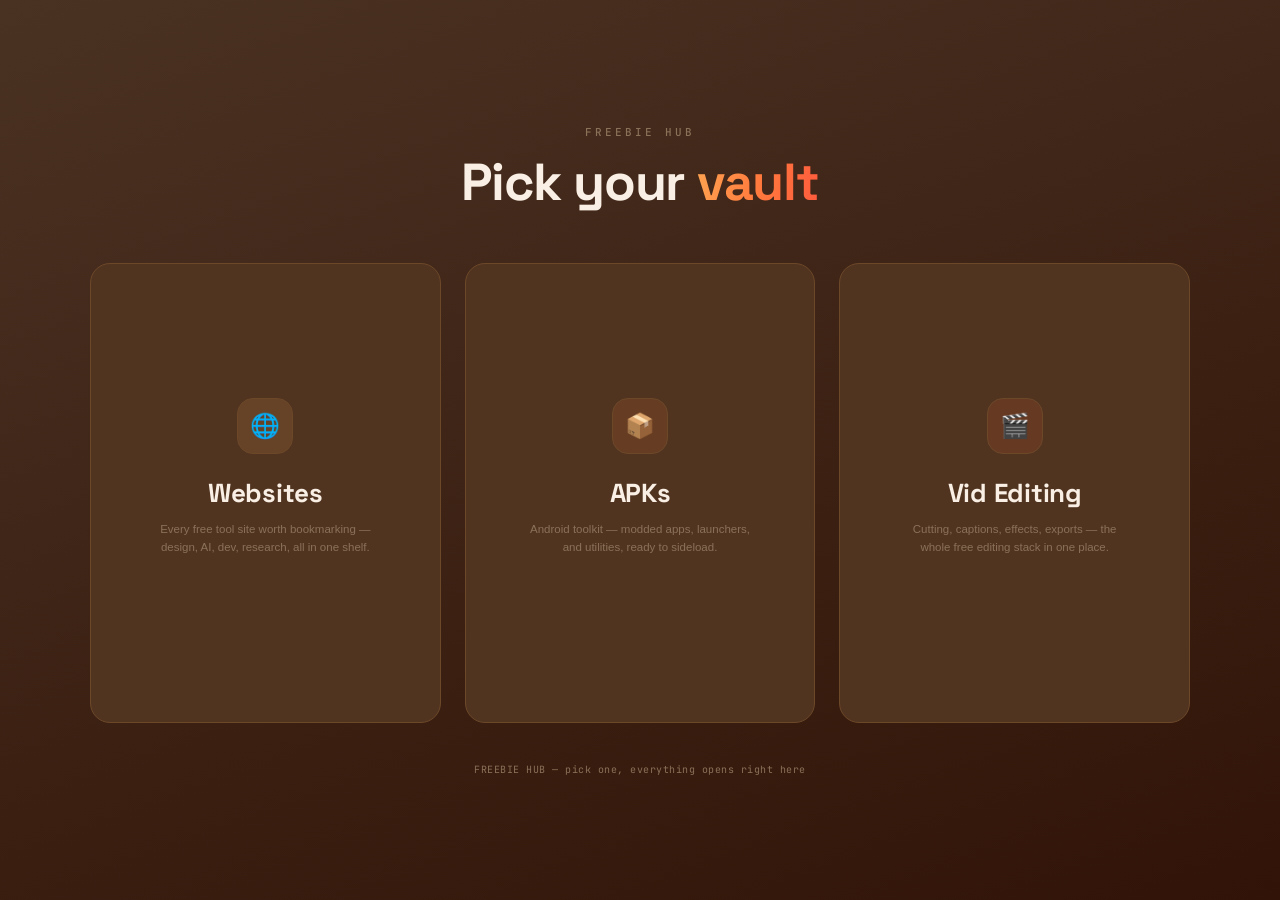
<file: index.html>
<!DOCTYPE html>
<html lang="en">
<head>
<meta charset="UTF-8">
<meta name="viewport" content="width=device-width, initial-scale=1.0">
<title>FREEBIE HUB — pick a vault</title>
<link href="https://fonts.googleapis.com/css2?family=Space+Grotesk:wght@500;700&family=JetBrains+Mono:wght@400;500&display=swap" rel="stylesheet">
<style>
  :root {
    --bg-a: #4a3223;
    --bg-b: #311407;
    --surface: #513420;
    --border: #6c4829;
    --ink: #f9efe4;
    --muted: #bfa78f;
    --muted-2: #8a7159;
    --on-accent: #46210e;

    /* the three vault identities, lifted from each page's own head override */
    --c-web: #ffa552;   --c-web-2: #5ca6db;  --c-web-glow: 255,165,82;
    --c-apk: #ff7a3d;   --c-apk-2: #ffb347;  --c-apk-glow: 255,122,61;
    --c-vid: #ff5a3d;   --c-vid-2: #ffb347;  --c-vid-glow: 255,90,61;
  }

  * { margin:0; padding:0; box-sizing:border-box; -webkit-tap-highlight-color:transparent; }

  html, body {
    height: 100%;
    overflow: hidden;
  }

  body {
    background: linear-gradient(160deg, var(--bg-a) 0%, var(--bg-b) 100%);
    color: var(--ink);
    font-family: 'JetBrains Mono', monospace;
  }

  @media (prefers-reduced-motion: reduce) {
    *, *::before, *::after { animation-duration: 0.001ms !important; transition-duration: 0.001ms !important; }
  }

  /* ================= GATE VIEW ================= */
  #gate {
    height: 100vh;
    width: 100%;
    display: flex;
    flex-direction: column;
    align-items: center;
    justify-content: center;
    padding: 40px;
    position: relative;
  }

  .gate-eyebrow {
    font-size: 11px;
    letter-spacing: 3px;
    text-transform: uppercase;
    color: var(--muted-2);
    font-weight: 500;
    margin-bottom: 10px;
    opacity: 0;
    animation: rise 0.6s ease forwards 0.05s;
  }

  .gate-title {
    font-family: 'Space Grotesk', sans-serif;
    font-weight: 700;
    font-size: clamp(30px, 5.5vw, 52px);
    letter-spacing: -0.02em;
    text-align: center;
    margin-bottom: 48px;
    opacity: 0;
    animation: rise 0.6s ease forwards 0.15s;
  }

  .gate-title span {
    background: linear-gradient(100deg, var(--c-web) 0%, var(--c-apk) 50%, var(--c-vid) 100%);
    -webkit-background-clip: text;
    background-clip: text;
    -webkit-text-fill-color: transparent;
  }

  @keyframes rise {
    from { opacity: 0; transform: translateY(14px); }
    to   { opacity: 1; transform: translateY(0); }
  }

  .panels {
    display: flex;
    gap: 24px;
    width: 100%;
    max-width: 1100px;
    height: min(56vh, 460px);
  }

  .panel {
    --pc: var(--c-web);
    --pc2: var(--c-web-2);
    --pglow: var(--c-web-glow);
    position: relative;
    flex: 1;
    border-radius: 20px;
    border: 1px solid var(--border);
    background: var(--surface);
    cursor: pointer;
    overflow: hidden;
    display: flex;
    flex-direction: column;
    align-items: center;
    justify-content: center;
    text-align: center;
    padding: 32px 22px;
    opacity: 0;
    transform: translateY(24px);
    animation: rise 0.6s cubic-bezier(.2,.8,.2,1) forwards;
    transition: flex 0.55s cubic-bezier(.2,.8,.2,1), border-color 0.3s ease, transform 0.25s ease;
    -webkit-tap-highlight-color: transparent;
  }

  .panel:nth-child(1) { animation-delay: 0.25s; }
  .panel:nth-child(2) { animation-delay: 0.35s; --pc: var(--c-apk); --pc2: var(--c-apk-2); --pglow: var(--c-apk-glow); }
  .panel:nth-child(3) { animation-delay: 0.45s; --pc: var(--c-vid); --pc2: var(--c-vid-2); --pglow: var(--c-vid-glow); }

  .panel::before {
    /* ambient glow field, brightens on hover */
    content: '';
    position: absolute;
    inset: -40% -40% auto -40%;
    height: 90%;
    background: radial-gradient(circle at 50% 0%, rgba(var(--pglow), 0.35), transparent 65%);
    opacity: 0;
    transition: opacity 0.4s ease;
    pointer-events: none;
  }

  .panel::after {
    /* bottom accent bar */
    content: '';
    position: absolute;
    left: 0; right: 0; bottom: 0;
    height: 3px;
    background: var(--pc);
    transform: scaleX(0);
    transform-origin: left;
    transition: transform 0.4s cubic-bezier(.2,.8,.2,1);
  }

  .panel:hover,
  .panel:focus-visible {
    flex: 1.35;
    border-color: var(--pc);
    transform: translateY(-6px);
  }

  .panel:hover::before,
  .panel:focus-visible::before { opacity: 1; }

  .panel:hover::after,
  .panel:focus-visible::after { transform: scaleX(1); }

  .panel:focus-visible { outline: 2px solid var(--pc); outline-offset: 3px; }

  .panel:active { transform: translateY(-2px) scale(0.99); }

  .panel-glyph {
    width: 56px;
    height: 56px;
    border-radius: 16px;
    border: 1px solid var(--border);
    background: rgba(var(--pglow), 0.12);
    display: flex;
    align-items: center;
    justify-content: center;
    font-size: 24px;
    margin-bottom: 22px;
    position: relative;
    transition: transform 0.35s cubic-bezier(.2,.8,.2,1), border-color 0.3s ease;
  }

  .panel:hover .panel-glyph,
  .panel:focus-visible .panel-glyph {
    transform: scale(1.1) rotate(-4deg);
    border-color: var(--pc);
  }

  .panel-name {
    font-family: 'Space Grotesk', sans-serif;
    font-weight: 700;
    font-size: clamp(19px, 2.6vw, 26px);
    letter-spacing: -0.01em;
    color: var(--ink);
    margin-bottom: 10px;
    position: relative;
    white-space: nowrap;
  }

  .panel-desc {
    font-size: 11.5px;
    color: var(--muted-2);
    line-height: 1.6;
    max-width: 220px;
    position: relative;
    transition: color 0.3s ease;
  }

  .panel:hover .panel-desc,
  .panel:focus-visible .panel-desc { color: var(--muted); }

  .panel-cta {
    margin-top: 20px;
    font-size: 10px;
    font-weight: 700;
    letter-spacing: 1px;
    text-transform: uppercase;
    color: var(--pc);
    display: flex;
    align-items: center;
    gap: 6px;
    opacity: 0;
    transform: translateY(6px);
    transition: opacity 0.3s ease, transform 0.3s ease;
    position: relative;
  }

  .panel:hover .panel-cta,
  .panel:focus-visible .panel-cta { opacity: 1; transform: translateY(0); }

  .panel-cta .arrow { transition: transform 0.3s ease; }
  .panel:hover .panel-cta .arrow,
  .panel:focus-visible .panel-cta .arrow { transform: translateX(3px); }

  .gate-footer {
    margin-top: 40px;
    font-size: 10px;
    color: var(--muted-2);
    letter-spacing: 0.5px;
    opacity: 0;
    animation: rise 0.6s ease forwards 0.55s;
  }

  /* ============ GATE HIDDEN STATE ============ */
  #gate.hidden {
    display: none;
  }

  /* ================= VIEWER VIEW ================= */
  #viewer {
    height: 100vh;
    width: 100%;
    display: none;
    flex-direction: column;
  }

  #viewer.active { display: flex; }

  .viewer-bar {
    flex-shrink: 0;
    display: flex;
    align-items: center;
    gap: 14px;
    padding: 14px 22px;
    background: rgba(47, 38, 32, 0.9);
    backdrop-filter: blur(14px);
    -webkit-backdrop-filter: blur(14px);
    border-bottom: 1px solid var(--border);
    border-top: 3px solid var(--vc, var(--c-web));
  }

  .back-btn {
    display: flex;
    align-items: center;
    gap: 7px;
    background: var(--surface);
    border: 1px solid var(--border);
    color: var(--ink);
    font-family: 'JetBrains Mono', monospace;
    font-size: 12px;
    font-weight: 500;
    letter-spacing: 0.3px;
    padding: 9px 16px;
    border-radius: 100px;
    cursor: pointer;
    transition: border-color 0.15s ease, transform 0.15s ease, background 0.15s ease;
    flex-shrink: 0;
  }

  .back-btn:hover { border-color: var(--vc, var(--c-web)); background: var(--surface-hover, #3a2f27); }
  .back-btn:active { transform: scale(0.96); }
  .back-btn:focus-visible { outline: 2px solid var(--vc, var(--c-web)); outline-offset: 2px; }

  .viewer-title {
    font-family: 'Space Grotesk', sans-serif;
    font-weight: 700;
    font-size: 13px;
    letter-spacing: 0.02em;
    text-transform: uppercase;
    color: var(--ink);
  }

  .viewer-title span { color: var(--vc, var(--c-web)); }

  .viewer-dot {
    width: 6px; height: 6px;
    border-radius: 50%;
    background: var(--vc, var(--c-web));
    box-shadow: 0 0 8px var(--vc, var(--c-web));
    flex-shrink: 0;
  }

  .viewer-frame-wrap {
    flex: 1;
    position: relative;
    overflow: hidden;
  }

  #viewer-frame {
    width: 100%;
    height: 100%;
    border: none;
    display: block;
    opacity: 0;
    transition: opacity 0.35s ease;
  }

  #viewer-frame.loaded { opacity: 1; }

  .frame-loader {
    position: absolute;
    inset: 0;
    display: flex;
    align-items: center;
    justify-content: center;
    gap: 10px;
    font-size: 11px;
    letter-spacing: 1px;
    text-transform: uppercase;
    color: var(--muted-2);
    background: var(--bg-a);
    transition: opacity 0.3s ease;
    pointer-events: none;
  }

  .frame-loader.done { opacity: 0; }

  .spin {
    width: 14px; height: 14px;
    border-radius: 50%;
    border: 2px solid var(--border);
    border-top-color: var(--vc, var(--c-web));
    animation: spin 0.7s linear infinite;
  }

  @keyframes spin { to { transform: rotate(360deg); } }

  /* ================= RESPONSIVE ================= */
  @media (max-width: 780px) {
    html, body { height: auto; overflow: auto; }
    #gate { height: auto; min-height: 100vh; padding: 32px 20px; }
    .panels {
      flex-direction: column;
      height: auto;
      max-width: 420px;
    }
    .panel {
      flex: none !important;
      width: 100%;
      padding: 26px 22px;
      transform: none;
      animation: rise 0.5s ease forwards;
    }
    .panel:hover, .panel:focus-visible { transform: none; }
    .panel-desc { max-width: none; }
    .viewer-bar { padding: 12px 16px; }
    .viewer-title { font-size: 11px; }
  }
</style>
</head>
<body>

<div id="gate">
  <div class="gate-eyebrow">Freebie Hub</div>
  <h1 class="gate-title">Pick your <span>vault</span></h1>

  <div class="panels" id="panels">
    <button class="panel" type="button" data-src="web.html" data-title="The Vault" data-label="Websites" style="--pc: var(--c-web); --pc2: var(--c-web-2); --pglow: var(--c-web-glow);">
      <div class="panel-glyph">🌐</div>
      <div class="panel-name">Websites</div>
      <div class="panel-desc">Every free tool site worth bookmarking — design, AI, dev, research, all in one shelf.</div>
      <div class="panel-cta">Open the vault <span class="arrow">→</span></div>
    </button>

    <button class="panel" type="button" data-src="apps.html" data-title="Droid" data-label="APKs" style="--pc: var(--c-apk); --pc2: var(--c-apk-2); --pglow: var(--c-apk-glow);">
      <div class="panel-glyph">📦</div>
      <div class="panel-name">APKs</div>
      <div class="panel-desc">Android toolkit — modded apps, launchers, and utilities, ready to sideload.</div>
      <div class="panel-cta">Open the vault <span class="arrow">→</span></div>
    </button>

    <button class="panel" type="button" data-src="tools.html" data-title="Blitz Stack" data-label="Vid Editing" style="--pc: var(--c-vid); --pc2: var(--c-vid-2); --pglow: var(--c-vid-glow);">
      <div class="panel-glyph">🎬</div>
      <div class="panel-name">Vid Editing</div>
      <div class="panel-desc">Cutting, captions, effects, exports — the whole free editing stack in one place.</div>
      <div class="panel-cta">Open the vault <span class="arrow">→</span></div>
    </button>
  </div>

  <div class="gate-footer">FREEBIE HUB — pick one, everything opens right here</div>
</div>

<div id="viewer">
  <div class="viewer-bar">
    <button class="back-btn" id="back-btn" type="button">
      <span>←</span> Back
    </button>
    <span class="viewer-dot"></span>
    <span class="viewer-title" id="viewer-title">Loading<span>…</span></span>
  </div>
  <div class="viewer-frame-wrap">
    <div class="frame-loader" id="frame-loader">
      <span class="spin"></span> Loading vault
    </div>
    <iframe id="viewer-frame" title="vault content"></iframe>
  </div>
</div>

<script>
  const gate = document.getElementById('gate');
  const viewer = document.getElementById('viewer');
  const frame = document.getElementById('viewer-frame');
  const frameLoader = document.getElementById('frame-loader');
  const viewerTitle = document.getElementById('viewer-title');
  const backBtn = document.getElementById('back-btn');
  const panels = document.querySelectorAll('.panel');

  function openVault(panel) {
    const src = panel.dataset.src;
    const title = panel.dataset.title;
    const label = panel.dataset.label;
    const pc = getComputedStyle(panel).getPropertyValue('--pc').trim();

    viewer.style.setProperty('--vc', pc);
    viewerTitle.innerHTML = `${title} <span>· ${label}</span>`;

    frame.classList.remove('loaded');
    frameLoader.classList.remove('done');
    frame.src = src;

    gate.classList.add('hidden');
    viewer.classList.add('active');

    history.pushState({ vault: src }, '', '#' + src.replace('.html', ''));
  }

  function closeVault(pushState = true) {
    viewer.classList.remove('active');
    gate.classList.remove('hidden');
    frame.src = 'about:blank';
    if (pushState) history.pushState({}, '', location.pathname);
  }

  panels.forEach(panel => {
    panel.addEventListener('click', () => openVault(panel));
  });

  backBtn.addEventListener('click', () => closeVault());

  frame.addEventListener('load', () => {
    if (frame.src === 'about:blank' || !frame.src) return;
    frame.classList.add('loaded');
    frameLoader.classList.add('done');
  });

  window.addEventListener('popstate', (e) => {
    if (e.state && e.state.vault) {
      const p = [...panels].find(x => x.dataset.src === e.state.vault);
      if (p) openVault(p);
    } else {
      closeVault(false);
    }
  });

  document.addEventListener('keydown', (e) => {
    if (e.key === 'Escape' && viewer.classList.contains('active')) closeVault();
  });

  // deep-link support: freebie_hub.html#apps etc.
  window.addEventListener('DOMContentLoaded', () => {
    const hash = location.hash.replace('#', '');
    if (hash) {
      const p = [...panels].find(x => x.dataset.src === hash + '.html');
      if (p) openVault(p);
    }
  });
</script>

</body>
</html>
</file>
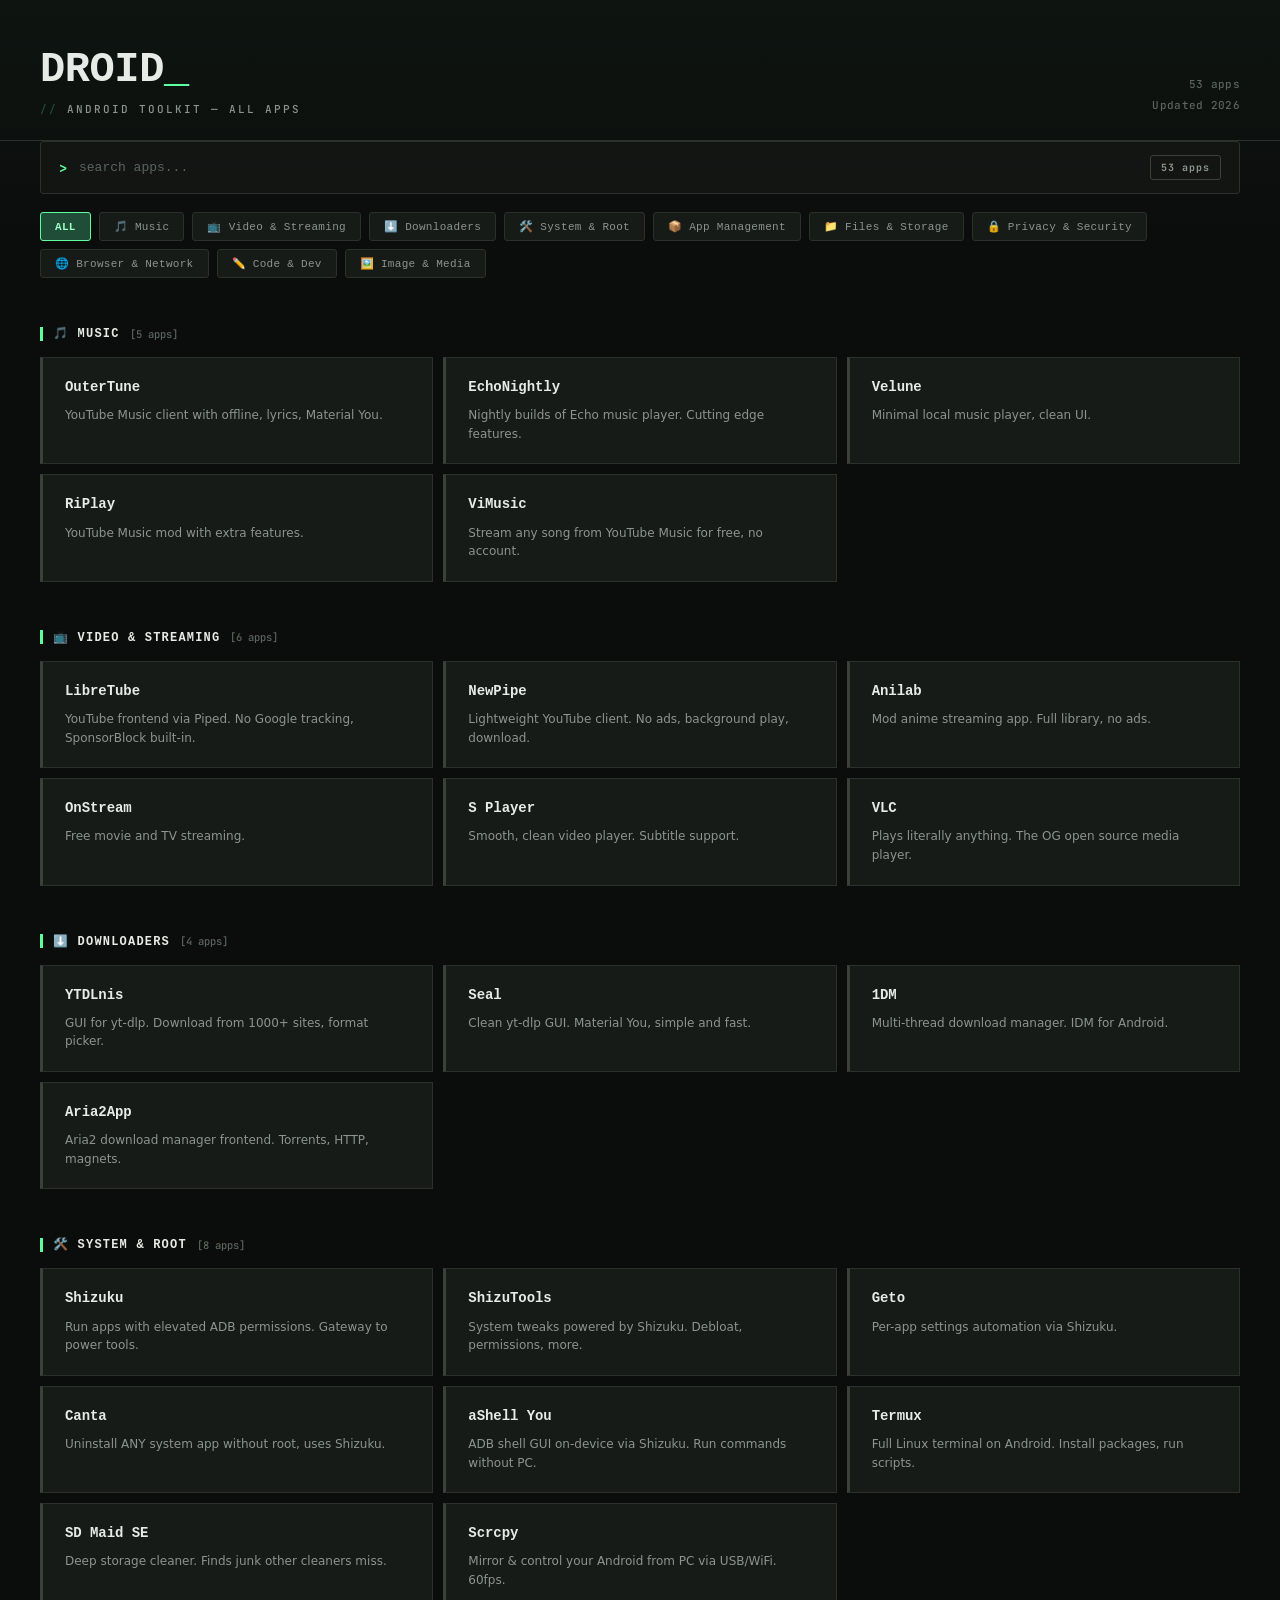
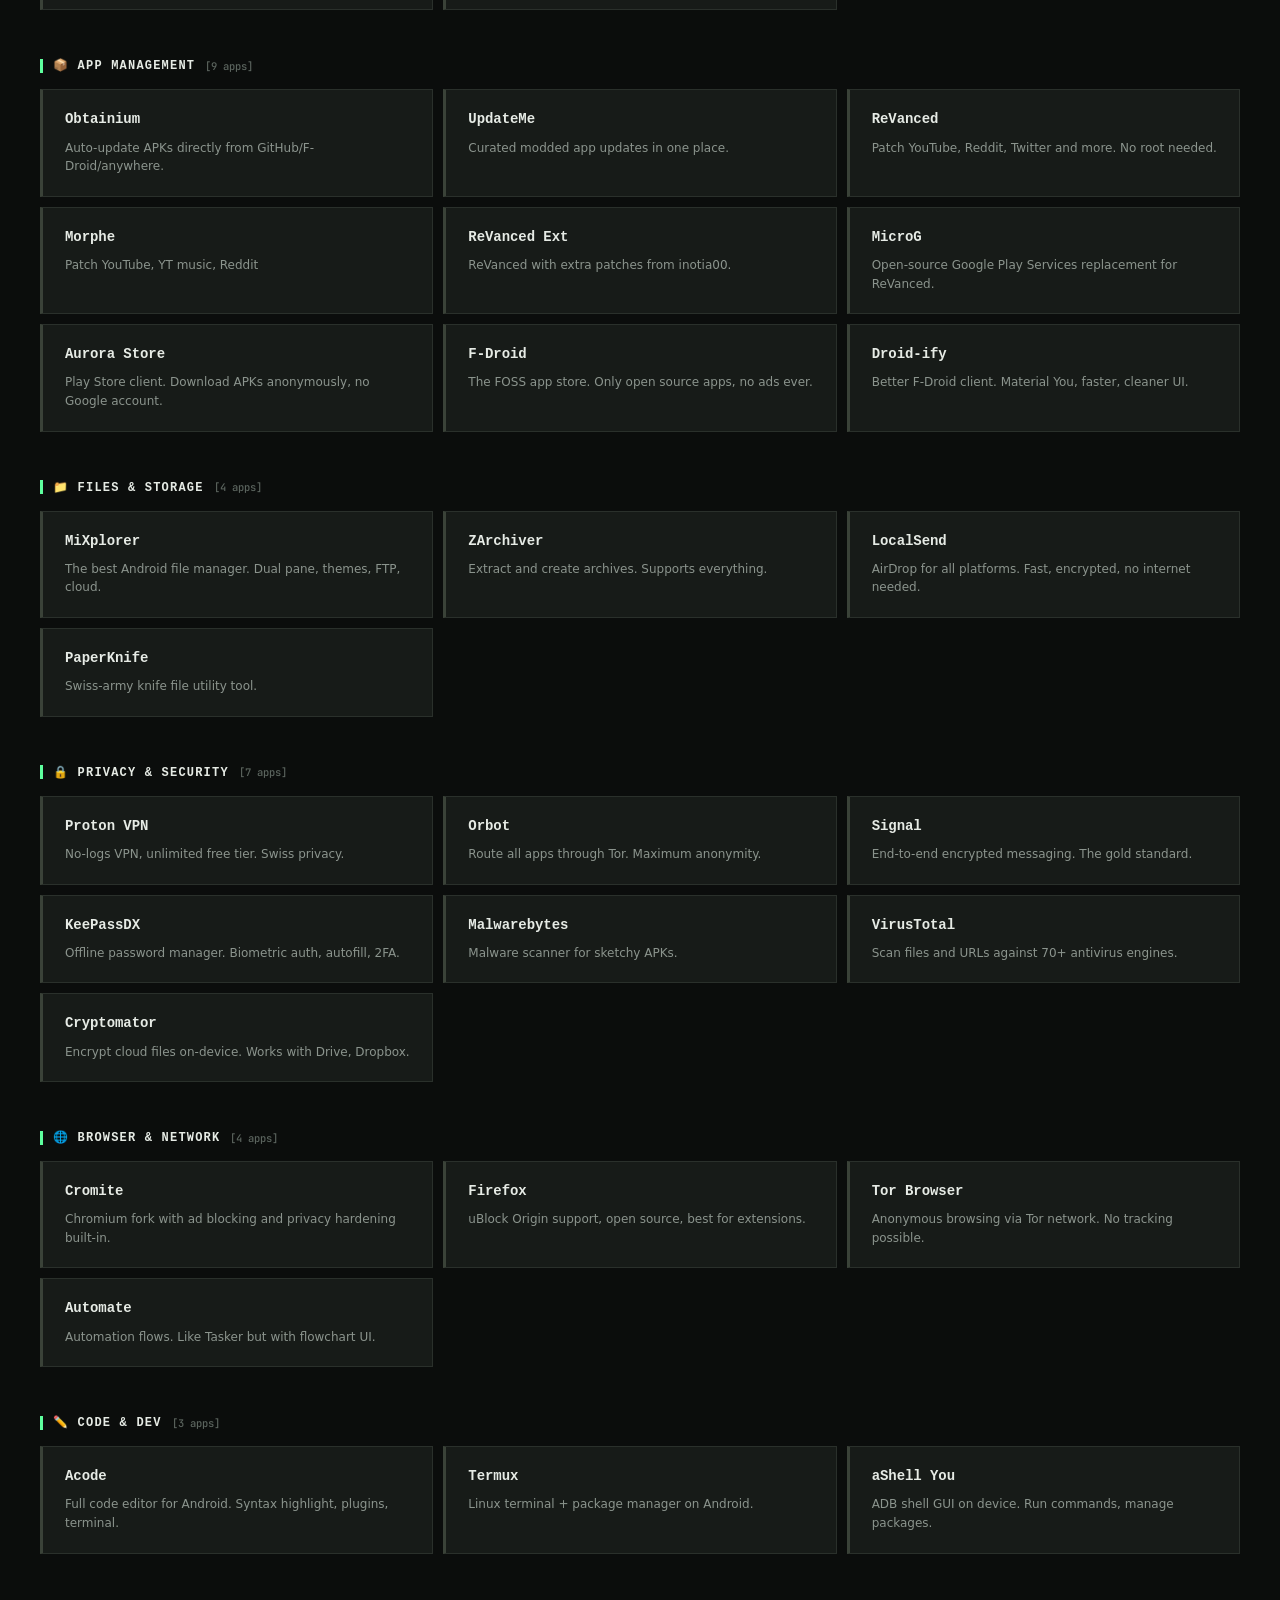
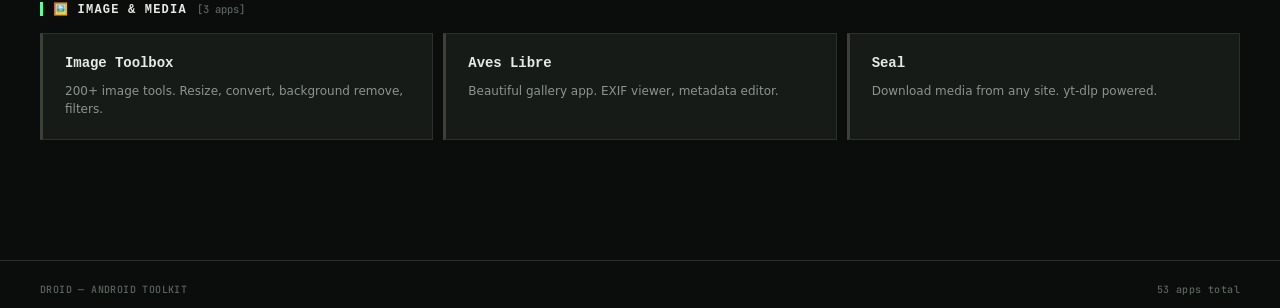
<file: apps.html>
<!DOCTYPE html>
<html lang="en">
<head>
<meta charset="UTF-8">
<meta name="viewport" content="width=device-width, initial-scale=1.0">
<title>DROID — Android Toolkit</title>
<link href="https://fonts.googleapis.com/css2?family=Space+Grotesk:wght@500;700&family=JetBrains+Mono:wght@400;500&display=swap" rel="stylesheet">
<link href="theme.css" rel="stylesheet">
<style>
:root {
  /* DROID — base ember */
  --accent: #ff7a3d;
  --accent-bright: #ffa563;
  --accent2: #ffb347;
  --accent2-bright: #ffd08a;
}
</style>
</head>
<body>

<header>
  <div>
    <div class="logo-word">DROID</div>
    <div class="logo-sub">Android toolkit — all apps</div>
  </div>
  <div class="header-meta">
    <div id="hdr-count">— apps</div>
    <div>Updated 2026</div>
  </div>
</header>

<div class="search-wrap">
  <span class="search-icon"></span>
  <input type="text" id="srch" placeholder="search apps..." autocomplete="off" spellcheck="false">
  <span class="pill-count" id="cnt"></span>
</div>

<div class="filter-bar" id="filters"></div>

<main id="main"></main>

<footer>
  <span>DROID — ANDROID TOOLKIT</span>
  <span id="ft-count"></span>
</footer>

<script>
const DATA = [
  {
    cat: "🎵 Music",
    items: [
      { name:"OuterTune",    icon:"🎵", url:"https://github.com/OuterTune/OuterTune/releases",          desc:"YouTube Music client with offline, lyrics, Material You.", badge:"foss" },
      { name:"EchoNightly",  icon:"🎵", url:"https://github.com/itsmechinmoy/echo-nightly/releases",   desc:"Nightly builds of Echo music player. Cutting edge features.", badge:"new" },
      { name:"Velune",       icon:"🎵", url:"https://github.com/nikhilvishwakarma00/Velune",            desc:"Minimal local music player, clean UI.", badge:"foss" },
      { name:"RiPlay",       icon:"🎵", url:"https://github.com/fast4x/RiPlay/releases/",              desc:"YouTube Music mod with extra features.", badge:"foss" },
      { name:"ViMusic",      icon:"🎵", url:"https://github.com/vfsfitvnm/ViMusic/releases",            desc:"Stream any song from YouTube Music for free, no account.", badge:"must" },
    ]
  },
  {
    cat: "📺 Video & Streaming",
    items: [
      { name:"LibreTube",    icon:"📺", url:"https://github.com/libre-tube/LibreTube/releases",         desc:"YouTube frontend via Piped. No Google tracking, SponsorBlock built-in.", badge:"foss" },
      { name:"NewPipe",      icon:"📺", url:"https://github.com/TeamNewPipe/NewPipe/releases",           desc:"Lightweight YouTube client. No ads, background play, download.", badge:"must" },
      { name:"Anilab",       icon:"📺", url:"https://github.com/msrofficial/Anilab-Mod/releases",        desc:"Mod anime streaming app. Full library, no ads.", badge:"new" },
      { name:"OnStream",     icon:"📺", url:"https://onstream.so/",                                      desc:"Free movie and TV streaming." },
      { name:"S Player",     icon:"📺", url:"https://play.google.com/store/apps/details?id=com.ttee.leeplayer", desc:"Smooth, clean video player. Subtitle support." },
      { name:"VLC",          icon:"📺", url:"https://f-droid.org/packages/org.videolan.vlc/",          desc:"Plays literally anything. The OG open source media player.", badge:"must" },
    ]
  },
  {
    cat: "⬇️ Downloaders",
    items: [
      { name:"YTDLnis",      icon:"⬇️", url:"https://github.com/deniscerri/ytdlnis/releases",            desc:"GUI for yt-dlp. Download from 1000+ sites, format picker.", badge:"must" },
      { name:"Seal",         icon:"⬇️", url:"https://github.com/JunkFood02/Seal/releases",               desc:"Clean yt-dlp GUI. Material You, simple and fast.", badge:"foss" },
      { name:"1DM",          icon:"⬇️", url:"https://play.google.com/store/apps/details?id=idm.internet.download.manager", desc:"Multi-thread download manager. IDM for Android." },
      { name:"Aria2App",     icon:"⬇️", url:"https://github.com/devgianlu/Aria2App/releases",            desc:"Aria2 download manager frontend. Torrents, HTTP, magnets.", badge:"foss" },
    ]
  },
  {
    cat: "🛠️ System & Root",
    items: [
      { name:"Shizuku",      icon:"🛠️", url:"https://github.com/rikkaapps/shizuku/releases/",            desc:"Run apps with elevated ADB permissions. Gateway to power tools.", badge:"must" },
      { name:"ShizuTools",   icon:"🛠️", url:"https://github.com/legendsayantan/ShizuTools/releases/",    desc:"System tweaks powered by Shizuku. Debloat, permissions, more.", badge:"new" },
      { name:"Geto",         icon:"🛠️", url:"https://github.com/JackEblan/Geto/releases",                desc:"Per-app settings automation via Shizuku.", badge:"foss" },
      { name:"Canta",        icon:"🛠️", url:"https://github.com/samolego/Canta/releases",                desc:"Uninstall ANY system app without root, uses Shizuku.", badge:"must" },
      { name:"aShell You",   icon:"🛠️", url:"https://github.com/DP-Hridayan/aShellYou/releases",         desc:"ADB shell GUI on-device via Shizuku. Run commands without PC.", badge:"foss" },
      { name:"Termux",       icon:"🛠️", url:"https://github.com/termux/termux-app/releases",             desc:"Full Linux terminal on Android. Install packages, run scripts.", badge:"must" },
      { name:"SD Maid SE",   icon:"🛠️", url:"https://github.com/d4rken-org/sdmaid-se/releases",          desc:"Deep storage cleaner. Finds junk other cleaners miss.", badge:"foss" },
      { name:"Scrcpy",       icon:"🛠️", url:"https://github.com/Genymobile/scrcpy/releases",             desc:"Mirror & control your Android from PC via USB/WiFi. 60fps.", badge:"must" },
    ]
  },
  {
    cat: "📦 App Management",
    items: [
      { name:"Obtainium",    icon:"📦", url:"https://github.com/ImranR98/Obtainium/releases",            desc:"Auto-update APKs directly from GitHub/F-Droid/anywhere.", badge:"must" },
      { name:"UpdateMe",     icon:"📦", url:"https://github.com/anfreire/updateMe-Mobile/releases",      desc:"Curated modded app updates in one place.", badge:"new" },
      { name:"ReVanced",     icon:"📦", url:"https://github.com/revanced/revanced-manager/releases",     desc:"Patch YouTube, Reddit, Twitter and more. No root needed.", badge:"must" },
      { name:"Morphe",     icon:"📦", url:"https://github.com/morpheapp",     desc:"Patch YouTube, YT music, Reddit", badge:"new" },
      { name:"ReVanced Ext", icon:"📦", url:"https://github.com/inotia00/revanced-manager/releases",     desc:"ReVanced with extra patches from inotia00.", badge:"new" },
      { name:"MicroG",       icon:"📦", url:"https://github.com/revanced/gmscore/releases",              desc:"Open-source Google Play Services replacement for ReVanced.", badge:"foss" },
      { name:"Aurora Store",  icon:"📦", url:"https://auroraoss.com/files/",                             desc:"Play Store client. Download APKs anonymously, no Google account.", badge:"must" },
      { name:"F-Droid",      icon:"📦", url:"https://f-droid.org/",                                      desc:"The FOSS app store. Only open source apps, no ads ever.", badge:"foss" },
      { name:"Droid-ify",    icon:"📦", url:"https://github.com/Droid-ify/client/releases",              desc:"Better F-Droid client. Material You, faster, cleaner UI.", badge:"new" },
    ]
  },
  {
    cat: "📁 Files & Storage",
    items: [
      { name:"MiXplorer",    icon:"📁", url:"https://mixplorer.com",                                     desc:"The best Android file manager. Dual pane, themes, FTP, cloud.", badge:"must" },
      { name:"ZArchiver",    icon:"📁", url:"https://play.google.com/store/apps/details?id=ru.zdevs.zarchiver", desc:"Extract and create archives. Supports everything." },
      { name:"LocalSend",    icon:"📁", url:"https://github.com/localsend/localsend/releases",           desc:"AirDrop for all platforms. Fast, encrypted, no internet needed.", badge:"must" },
      { name:"PaperKnife",   icon:"📁", url:"https://github.com/potatameister/PaperKnife/releases",      desc:"Swiss-army knife file utility tool.", badge:"new" },
    ]
  },
  {
    cat: "🔒 Privacy & Security",
    items: [
      { name:"Proton VPN",   icon:"🔒", url:"https://protonvpn.com/download",                            desc:"No-logs VPN, unlimited free tier. Swiss privacy.", badge:"must" },
      { name:"Orbot",        icon:"🔒", url:"https://github.com/guardianproject/orbot/releases",         desc:"Route all apps through Tor. Maximum anonymity.", badge:"foss" },
      { name:"Signal",       icon:"🔒", url:"https://signal.org/android/apk/",                           desc:"End-to-end encrypted messaging. The gold standard.", badge:"must" },
      { name:"KeePassDX",    icon:"🔒", url:"https://github.com/Kunzisoft/KeePassDX/releases",           desc:"Offline password manager. Biometric auth, autofill, 2FA.", badge:"foss" },
      { name:"Malwarebytes", icon:"🔒", url:"https://play.google.com/store/apps/details?id=org.malwarebytes.antimalware", desc:"Malware scanner for sketchy APKs." },
      { name:"VirusTotal",   icon:"🔒", url:"https://www.virustotal.com",                                desc:"Scan files and URLs against 70+ antivirus engines." },
      { name:"Cryptomator",  icon:"🔒", url:"https://github.com/cryptomator/android/releases",           desc:"Encrypt cloud files on-device. Works with Drive, Dropbox.", badge:"foss" },
    ]
  },
  {
    cat: "🌐 Browser & Network",
    items: [
      { name:"Cromite",      icon:"🌐", url:"https://github.com/uazo/cromite/releases",                  desc:"Chromium fork with ad blocking and privacy hardening built-in.", badge:"foss" },
      { name:"Firefox",      icon:"🌐", url:"https://www.mozilla.org/firefox/android/",                  desc:"uBlock Origin support, open source, best for extensions.", badge:"foss" },
      { name:"Tor Browser",  icon:"🌐", url:"https://www.torproject.org/download/#android",              desc:"Anonymous browsing via Tor network. No tracking possible.", badge:"foss" },
      { name:"Automate",     icon:"🌐", url:"https://llamalab.com/automate/",                            desc:"Automation flows. Like Tasker but with flowchart UI." },
    ]
  },
  {
    cat: "✏️ Code & Dev",
    items: [
      { name:"Acode",        icon:"✏️", url:"https://github.com/deadlyjack/Acode/releases",              desc:"Full code editor for Android. Syntax highlight, plugins, terminal.", badge:"must" },
      { name:"Termux",       icon:"✏️", url:"https://github.com/termux/termux-app/releases",             desc:"Linux terminal + package manager on Android.", badge:"foss" },
      { name:"aShell You",   icon:"✏️", url:"https://github.com/DP-Hridayan/aShellYou/releases",         desc:"ADB shell GUI on device. Run commands, manage packages.", badge:"foss" },
    ]
  },
  {
    cat: "🖼️ Image & Media",
    items: [
      { name:"Image Toolbox", icon:"🖼️", url:"https://github.com/T8RIN/ImageToolbox/releases/",         desc:"200+ image tools. Resize, convert, background remove, filters.", badge:"must" },
      { name:"Aves Libre",   icon:"🖼️", url:"https://github.com/deckerst/aves/releases",                desc:"Beautiful gallery app. EXIF viewer, metadata editor.", badge:"foss" },
      { name:"Seal",         icon:"🖼️", url:"https://github.com/JunkFood02/Seal/releases",              desc:"Download media from any site. yt-dlp powered.", badge:"foss" },
    ]
  },
];

let allCards = [];

function build() {
  const main = document.getElementById('main');
  const fbar = document.getElementById('filters');
  let total = 0;

  const ab = document.createElement('button');
  ab.className = 'fbtn on'; ab.textContent = 'ALL'; ab.dataset.cat = 'all';
  fbar.appendChild(ab);

  DATA.forEach(section => {
    const fb = document.createElement('button');
    fb.className = 'fbtn'; fb.textContent = section.cat; fb.dataset.cat = section.cat;
    fbar.appendChild(fb);

    const sec = document.createElement('div');
    sec.className = 'sec'; sec.dataset.cat = section.cat;

    const hdr = document.createElement('div');
    hdr.className = 'sec-hdr';
    hdr.innerHTML = `<span class="sec-title">${section.cat}</span><span class="sec-n">${section.items.length} apps</span>`;
    sec.appendChild(hdr);

    const grid = document.createElement('div');
    grid.className = 'grid';

    section.items.forEach(item => {
      const a = document.createElement('a');
      a.className = 'card';
      a.href = item.url;
      a.target = '_blank';
      a.rel = 'noopener noreferrer';
      a.dataset.name = item.name.toLowerCase();
      a.dataset.desc = (item.desc||'').toLowerCase();
      a.dataset.cat = section.cat;

      a.innerHTML = `
        <div class="card-name">${item.name}</div>
        <div class="card-desc">${item.desc||''}</div>
      `;
      grid.appendChild(a);
      allCards.push(a);
      total++;
    });

    sec.appendChild(grid);
    main.appendChild(sec);
  });

  document.getElementById('hdr-count').textContent = total + ' apps';
  document.getElementById('ft-count').textContent = total + ' apps total';
  recount();
}

function recount() {
  const v = allCards.filter(c => !c.classList.contains('gone')).length;
  document.getElementById('cnt').textContent = v + ' apps';
}

function filterCat(cat) {
  document.querySelectorAll('.fbtn').forEach(b => b.classList.toggle('on', b.dataset.cat === cat));
  document.querySelectorAll('.sec').forEach(s => {
    s.classList.toggle('gone', cat !== 'all' && s.dataset.cat !== cat);
  });
  const q = document.getElementById('srch').value.trim().toLowerCase();
  q ? doSearch(q) : showAll();
}

function showAll() {
  allCards.forEach(c => {
    c.classList.toggle('gone', c.closest('.sec').classList.contains('gone'));
  });
  recount();
}

function matchesQuery(name, q) {
  return name.includes(q);
}

function doSearch(q) {
  document.querySelectorAll('.sec').forEach(sec => {
    const catOn = document.querySelector(`.fbtn.on`).dataset.cat;
    const catHidden = catOn !== 'all' && sec.dataset.cat !== catOn;
    let anyMatch = false;
    sec.querySelectorAll('.card').forEach(c => {
      const match = !catHidden && matchesQuery(c.dataset.name, q);
      c.classList.toggle('gone', !match);
      if (match) anyMatch = true;
    });
    sec.classList.toggle('gone', catHidden || !anyMatch);
  });
  recount();
}

document.getElementById('srch').addEventListener('input', e => {
  const q = e.target.value.trim().toLowerCase();
  q ? doSearch(q) : showAll();
});

document.getElementById('filters').addEventListener('click', e => {
  const b = e.target.closest('.fbtn');
  if (b) filterCat(b.dataset.cat);
});

build();
</script>
</body>
</html>
</file>
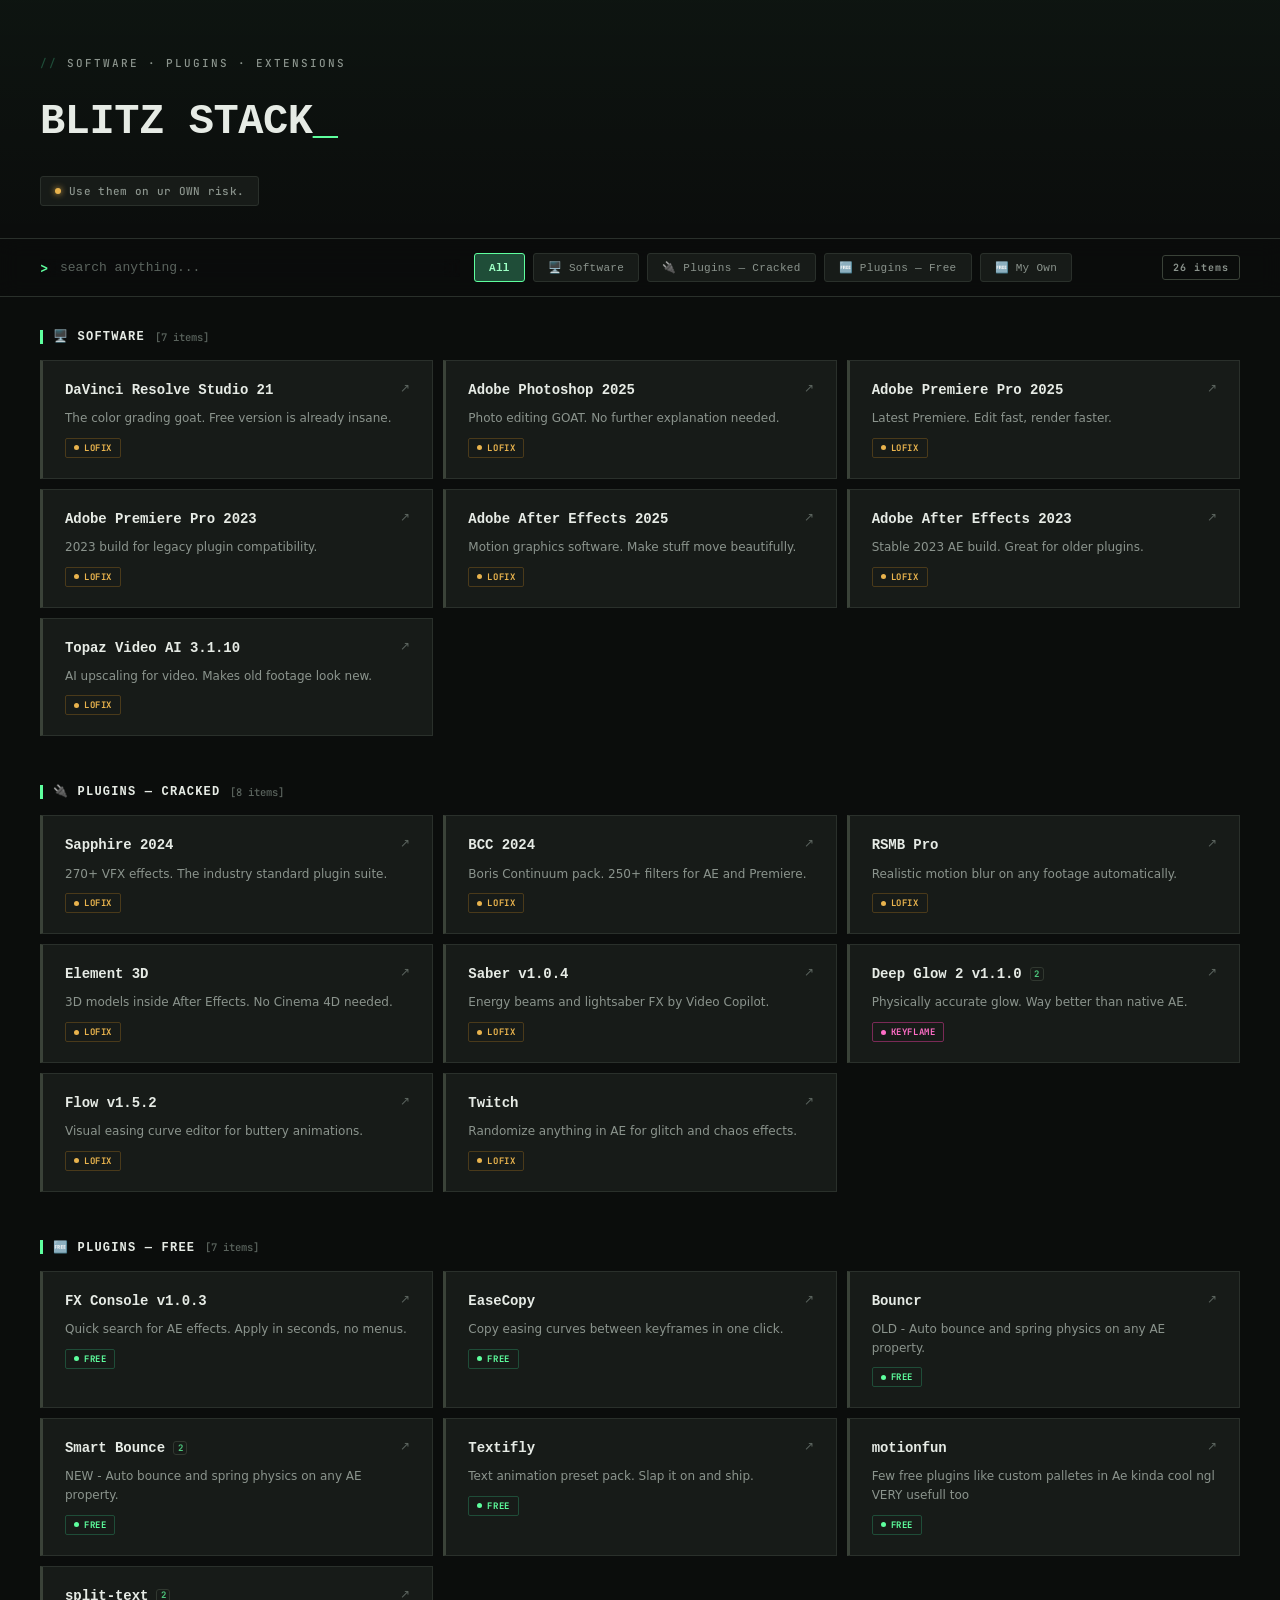
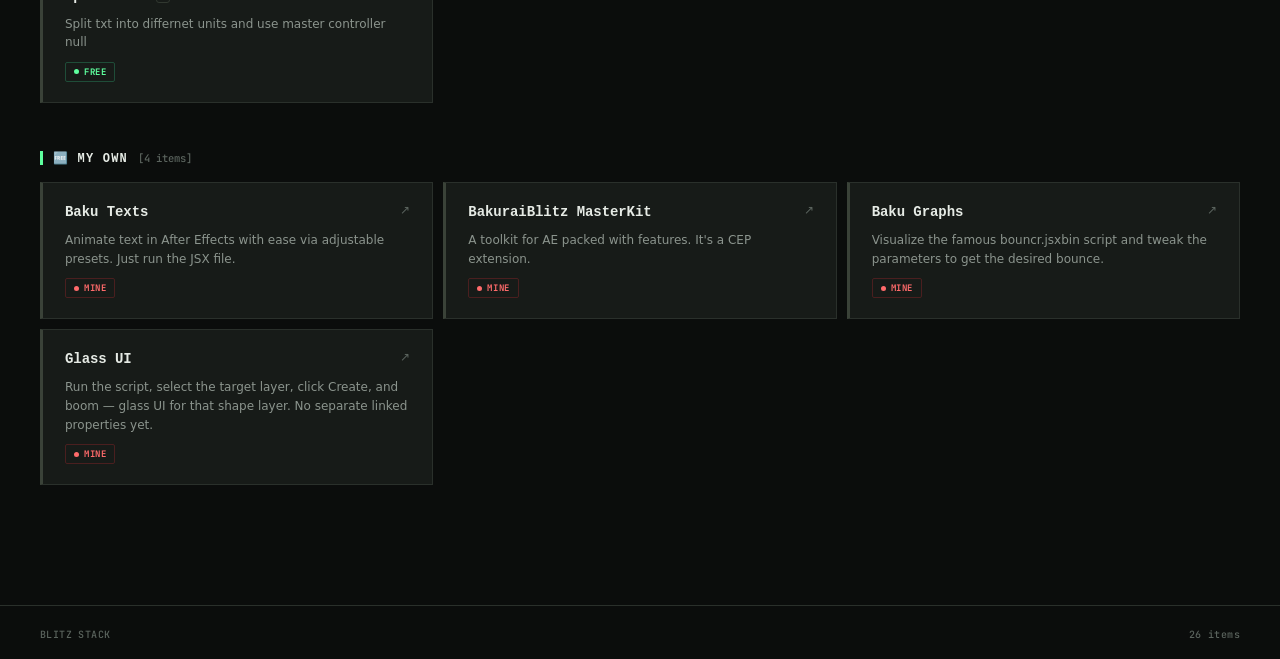
<file: tools.html>
<!DOCTYPE html>
<html lang="en">
<head>
<meta charset="UTF-8">
<meta name="viewport" content="width=device-width, initial-scale=1.0">
<title>BLITZ STACK</title>
<link href="https://fonts.googleapis.com/css2?family=Space+Grotesk:wght@500;700&family=JetBrains+Mono:wght@400;500&display=swap" rel="stylesheet">
<link href="theme.css" rel="stylesheet">
<style>
:root {
  /* BLITZ STACK — ember shifted toward red-orange */
  --accent: #ff5a3d;
  --accent-bright: #ff8163;
  --accent2: #ffb347;
  --accent2-bright: #ffd08a;
  --glow-rgb: 255, 90, 61;
}

/* forced inline override — guarantees this wins even if a cached
   theme.css is being served, since this lives in the page itself */
.sticky-nav .search-wrap {
  width: 420px !important;
}

/* ---- source-choice modal ---- */

.modal-overlay {
  position: fixed;
  inset: 0;
  background: rgba(10, 6, 4, 0.72);
  backdrop-filter: blur(4px);
  -webkit-backdrop-filter: blur(4px);
  display: none;
  align-items: center;
  justify-content: center;
  z-index: 999;
  padding: 20px;
}

.modal-overlay.open {
  display: flex;
}

.modal-box {
  position: relative;
  background: var(--surface, #1c1512);
  border: 1px solid var(--border, #3a2a20);
  border-radius: 16px;
  width: 100%;
  max-width: 380px;
  padding: 24px;
  box-shadow: 0 20px 60px rgba(0,0,0,0.5);
  animation: modal-rise 0.2s ease;
}

@keyframes modal-rise {
  from { opacity: 0; transform: translateY(10px) scale(0.98); }
  to   { opacity: 1; transform: translateY(0) scale(1); }
}

.modal-title {
  font-family: 'Space Grotesk', sans-serif;
  font-weight: 700;
  font-size: 17px;
  color: #f9efe4;
  margin-bottom: 4px;
  padding-right: 30px;
}

.modal-sub {
  font-size: 12px;
  color: #bfa78f;
  margin-bottom: 20px;
}

.modal-options {
  display: flex;
  flex-direction: column;
  gap: 10px;
}

.modal-opt {
  display: flex;
  align-items: center;
  justify-content: space-between;
  gap: 10px;
  padding: 14px 16px;
  border-radius: 10px;
  border: 1px solid var(--border, #3a2a20);
  background: rgba(255,255,255,0.03);
  color: #f9efe4;
  text-decoration: none;
  font-family: 'JetBrains Mono', monospace;
  font-size: 13px;
  transition: border-color 0.15s ease, background 0.15s ease, transform 0.15s ease;
}

.modal-opt:hover {
  border-color: var(--accent, #ff5a3d);
  background: rgba(var(--glow-rgb, 255,90,61), 0.08);
  transform: translateY(-1px);
}

.modal-opt-label {
  display: flex;
  flex-direction: column;
  gap: 2px;
}

.modal-opt-name { font-weight: 600; }
.modal-opt-hint { font-size: 10.5px; color: #8a7159; }

/* small marker beside the name on cards that offer 2 download sources */
.card-multi-badge {
  display: inline-flex;
  align-items: center;
  justify-content: center;
  min-width: 14px;
  height: 14px;
  padding: 0 3px;
  border-radius: 3px;
  border: 1px solid var(--border-hover, #3a4238);
  background: transparent;
  color: var(--signal, #5eff9e);
  font-family: 'JetBrains Mono', monospace;
  font-size: 9px;
  font-weight: 700;
  line-height: 1;
  flex-shrink: 0;
  opacity: 0.75;
}

.modal-x {
  all: unset;
  position: absolute;
  top: 14px;
  right: 14px;
  width: 26px;
  height: 26px;
  display: flex;
  align-items: center;
  justify-content: center;
  cursor: pointer;
  border-radius: 6px;
  color: #8a7159;
  font-size: 16px;
  line-height: 1;
  transition: color 0.15s ease, background 0.15s ease;
}

.modal-x:hover {
  color: #f9efe4;
  background: rgba(255,255,255,0.06);
}
</style>
</head>
<body>

<div class="modal-overlay" id="source-modal">
  <div class="modal-box">
    <button class="modal-x" id="modal-close-btn" type="button" aria-label="Close">✕</button>
    <div class="modal-title" id="modal-item-name">Choose a source</div>
    <div class="modal-sub">Pick where you'd like to get this from.</div>
    <div class="modal-options">
      <a class="modal-opt" id="modal-drive-link" target="_blank" rel="noopener noreferrer">
        <div class="modal-opt-label">
          <span class="modal-opt-name">Google Drive</span>
          <span class="modal-opt-hint">Direct file, fastest</span>
        </div>
        <span class="arrow">↗</span>
      </a>
      <a class="modal-opt" id="modal-official-link" target="_blank" rel="noopener noreferrer">
        <div class="modal-opt-label">
          <span class="modal-opt-name">Official Site</span>
          <span class="modal-opt-hint">Sign-in required</span>
        </div>
        <span class="arrow">↗</span>
      </a>
    </div>
  </div>
</div>

<div class="hero">
  <div class="hero-eyebrow">Software · Plugins · Extensions</div>
  <h1 class="hero-title">BLITZ STACK</h1>
  <div class="disclaimer-pill">
    <span class="dot"></span>
    Use them on ur OWN risk.
  </div>
</div>

<div class="sticky-nav">
  <div class="search-wrap">
    <span class="search-icon"></span>
    <input type="text" id="search" placeholder="search anything..." autocomplete="off" spellcheck="false">
  </div>
  <div class="filter-scroll" id="filters"></div>
  <span class="count-badge" id="count"></span>
</div>

<main id="main"></main>

<footer>
  <span>BLITZ STACK</span>
  <span id="total-count"></span>
</footer>

<script>
const data = [
  {
    category: "🖥️ Software",
    items: [
      { name: "DaVinci Resolve Studio 21", url: "https://www.mediafire.com/file/x60wnclpin7dzyl/DaVinci_Resolve_Studio_21_(Lofix).rar/file",              desc: "The color grading goat. Free version is already insane.", tag: "lofix" },
      { name: "Adobe Photoshop 2025",      url: "https://www.mediafire.com/file_premium/41coy9wiqfjpxxw/Adobe_Photoshop_2025_%2528Lofix%2529.rar/file",    desc: "Photo editing GOAT. No further explanation needed.", tag: "lofix" },
      { name: "Adobe Premiere Pro 2025",   url: "https://www.mediafire.com/file_premium/ficpvapzz8ivjqn/Adobe_Premiere_Pro_2025_%2528Lofix%2529.rar/file", desc: "Latest Premiere. Edit fast, render faster.", tag: "lofix" },
      { name: "Adobe Premiere Pro 2023",   url: "https://www.mediafire.com/file_premium/b50el4cqzc9l367/Adobe_Premiere_Pro_2023_%2528Lofix%2529.rar/file", desc: "2023 build for legacy plugin compatibility.", tag: "lofix" },
      { name: "Adobe After Effects 2025",  url: "https://www.mediafire.com/file_premium/vkaavzw9mjxsr9i/Adobe_After_Effects_2025_%2528Lofix%2529.rar/file", desc: "Motion graphics software. Make stuff move beautifully.", tag: "lofix" },
      { name: "Adobe After Effects 2023",  url: "https://www.mediafire.com/file_premium/c7ufl2hes462e62/Adobe_After_Effects_2023_%2528Lofix%2529.rar/file", desc: "Stable 2023 AE build. Great for older plugins.", tag: "lofix" },
      { name: "Topaz Video AI 3.1.10",     url: "https://www.mediafire.com/file/5qqr1jl31ip21wv/Topaz_Video_AI_3.1.10_%2528lofix%2529.zip/file",          desc: "AI upscaling for video. Makes old footage look new.", tag: "lofix" },
    ]
  },
  {
    category: "🔌 Plugins — Cracked ",
    items: [
      { name: "Sapphire 2024",      url: "https://www.mediafire.com/file_premium/9l5yviec9e3idt9/Sapphire_2024%2528lofix%2529.zip/file",        desc: "270+ VFX effects. The industry standard plugin suite.", tag: "lofix" },
      { name: "BCC 2024",           url: "https://www.mediafire.com/file_premium/pwlsg32vylivd3z/BCC_2024.rar/file",                            desc: "Boris Continuum pack. 250+ filters for AE and Premiere.", tag: "lofix" },
      { name: "RSMB Pro",           url: "https://www.mediafire.com/file_premium/r3fphp1camqu3f2/RSMB_Pro%2528lofix%2529.rar/file",             desc: "Realistic motion blur on any footage automatically.", tag: "lofix" },
      { name: "Element 3D",         url: "https://drive.google.com/file/d/1urtUTCmdlngiz-tGjnrP9RQVc1nzyoKx/view",                             desc: "3D models inside After Effects. No Cinema 4D needed.", tag: "lofix" },
      { name: "Saber v1.0.4",       url: "https://www.mediafire.com/file_premium/wfsmtl2ao209gbi/Saber_v1.0.4%2528lofix%2529.zip/file",         desc: "Energy beams and lightsaber FX by Video Copilot.", tag: "lofix" },
      { name: "Deep Glow 2 v1.1.0 ", url: "https://drive.google.com/drive/folders/1dCMnvYPQf5rkiCGjlZIwEhpq2l9PTkv9?usp=sharing", officialUrl: "https://bzzhr.to/cluiylctua2t", desc: "Physically accurate glow. Way better than native AE.", tag: "keyflame" },
      { name: "Flow v1.5.2",        url: "https://www.mediafire.com/file_premium/5jfcctapeav3cxj/Flow_v1.5.2_%2528Lofix%2529.zip/file",         desc: "Visual easing curve editor for buttery animations.", tag: "lofix" },
      { name: "Twitch",             url: "https://www.mediafire.com/file_premium/zqfloqdtcss9zbv/Twitch_Plug-in.zip/file",                      desc: "Randomize anything in AE for glitch and chaos effects.", tag: "lofix" },
    ]
  },
  {
    category: "🆓 Plugins — Free",
    items: [
      { name: "FX Console v1.0.3", url: "https://www.videocopilot.net/blog/2018/05/fx-console-updated-to-v1-0-3/", desc: "Quick search for AE effects. Apply in seconds, no menus.", tag: "free" },
      { name: "EaseCopy",          url: "https://aescripts.com/easecopy/",                                         desc: "Copy easing curves between keyframes in one click.", tag: "free" },
      { name: "Bouncr",           url: "https://ukramedia.com/product/bouncr/",                                   desc: "OLD - Auto bounce and spring physics on any AE property.", tag: "free" },
      { name: "Smart Bounce",           url: "https://drive.google.com/drive/folders/1O6kN-sGb6swVf0yY-4CSERZHM_8fEapg?usp=drive_link", officialUrl: "https://ukramedia.com/product/bouncr/",       desc: " NEW - Auto bounce and spring physics on any AE property.", tag: "free" },
      { name: "Textifly",          url: "https://officialmotionsfly.gumroad.com/l/textifly", desc: "Text animation preset pack. Slap it on and ship.", tag: "free" },
      { name: "motionfun",          url: "https://motionfun.net/",                       desc: "Few free plugins like custom palletes in Ae kinda cool ngl VERY usefull too ", tag: "free" },
      { name: "split-text",          url: "https://drive.google.com/drive/folders/1T78RJcVW4_DVeEN7XOuDo6SffwjNLtVD?usp=sharing", officialUrl: "https://www.jakeinmotion.com/split-text",         desc: "Split txt into differnet units and use master controller null", tag: "free" }

    ]
  },

   {
    category: "🆓 My Own  ",
    items: [
      { name: "Baku Texts", url: "https://drive.google.com/drive/folders/1SYkYJj2hQjTysgbVyrxG5T3B0fMI3D_D?usp=sharing", desc: "Animate text in After Effects with ease via adjustable presets. Just run the JSX file.", tag: "MINE" },
      { name: "BakuraiBlitz MasterKit", url: "https://drive.google.com/drive/folders/1a1PTQRBL-Moy9ccGHzoFcAPSOqtKKUgP?usp=drive_link", desc: "A toolkit for AE packed with features. It's a CEP extension. ", tag: "MINE" },
      { name: "Baku Graphs", url: "https://drive.google.com/drive/folders/1nrW0QMJ5ANNKCke0ltddqVgqSKGpD23x?usp=drive_link", desc: "Visualize the famous bouncr.jsxbin script and tweak the parameters to get the desired bounce.", tag: "MINE" },
      { name: "Glass UI", url: "https://drive.google.com/drive/folders/1AGvK49x71CbPfBJIFx36QgiooZVq2z3z", desc: "Run the script, select the target layer, click Create, and boom — glass UI for that shape layer. No separate linked properties yet.", tag: "MINE" }
   ]
  },
];

let allCards = [];

/* ---- reusable "choose a source" modal ---- */
// Call with any item that has { url, officialUrl, name }.
// Only items you explicitly give an `officialUrl` field trigger this —
// everything else keeps working as a plain direct link.
function openSourceModal(item) {
  document.getElementById('modal-item-name').textContent = item.name;

  const driveLink = document.getElementById('modal-drive-link');
  driveLink.href = item.url;

  const officialLink = document.getElementById('modal-official-link');
  officialLink.href = item.officialUrl;

  document.getElementById('source-modal').classList.add('open');
}

function closeSourceModal() {
  document.getElementById('source-modal').classList.remove('open');
}

document.getElementById('modal-close-btn').addEventListener('click', closeSourceModal);
document.getElementById('source-modal').addEventListener('click', e => {
  if (e.target.id === 'source-modal') closeSourceModal(); // click outside the box
});
document.addEventListener('keydown', e => {
  if (e.key === 'Escape') closeSourceModal();
});
// close modal once a choice is clicked (link still opens in new tab as normal)
document.getElementById('modal-drive-link').addEventListener('click', closeSourceModal);
document.getElementById('modal-official-link').addEventListener('click', closeSourceModal);

function buildUI() {
  const main = document.getElementById('main');
  const filtersDiv = document.getElementById('filters');
  let total = 0;

  const allBtn = document.createElement('button');
  allBtn.className = 'filter-btn active';
  allBtn.textContent = 'All';
  allBtn.dataset.filter = 'all';
  filtersDiv.appendChild(allBtn);

  data.forEach(section => {
    const btn = document.createElement('button');
    btn.className = 'filter-btn';
    btn.textContent = section.category;
    btn.dataset.filter = section.category;
    filtersDiv.appendChild(btn);

    const sec = document.createElement('div');
    sec.className = 'section';
    sec.dataset.category = section.category;

    const hdr = document.createElement('div');
    hdr.className = 'section-header';
    hdr.innerHTML = `
      <span class="section-label">${section.category}</span>
      <span class="section-count">${section.items.length} items</span>`;
    sec.appendChild(hdr);

    const grid = document.createElement('div');
    grid.className = 'grid';

    section.items.forEach(item => {
      // items with officialUrl get a "choose a source" popup instead of a direct link.
      // Card stays an <a> either way so it inherits theme.css's `a.card` styling exactly —
      // for choice items we just prevent the default navigation and open the modal instead.
      const needsChoice = !!item.officialUrl;

      const card = document.createElement('a');
      card.className = 'card';
      card.href = item.url;

      if (needsChoice) {
        card.addEventListener('click', e => {
          e.preventDefault();
          openSourceModal(item);
        });
      } else {
        card.target = '_blank';
        card.rel = 'noopener noreferrer';
      }

      card.dataset.name = item.name.toLowerCase();
      card.dataset.desc = item.desc.toLowerCase();
      card.dataset.category = section.category;

      const tagHtml = item.tag === 'lofix'
        ? '<span class="card-tag tag-lofix">LOFIX</span>'
        : item.tag === 'MINE'
        ? '<span class="card-tag tag-mine">MINE</span>'
        : item.tag === 'keyflame'
        ? '<span class="card-tag tag-keyflame">KEYFLAME</span>'
        : '<span class="card-tag tag-free">FREE</span>';

      const badgeHtml = needsChoice ? '<span class="card-multi-badge">2</span>' : '';

      card.innerHTML = `
        <div class="card-row">
          <div class="card-name">${item.name}${badgeHtml}</div>
          <span class="arrow">↗</span>
        </div>
        <div class="card-desc">${item.desc}</div>
        ${tagHtml}
      `;

      grid.appendChild(card);
      allCards.push(card);
      total++;
    });

    sec.appendChild(grid);
    main.appendChild(sec);
  });

  document.getElementById('total-count').textContent = total + ' items';
  updateCount();
}

function updateCount() {
  const v = allCards.filter(c => !c.classList.contains('hidden')).length;
  document.getElementById('count').textContent = v + ' items';
}

function filterByCategory(cat) {
  document.querySelectorAll('.filter-btn').forEach(b =>
    b.classList.toggle('active', b.dataset.filter === cat));
  document.querySelectorAll('.section').forEach(s =>
    s.classList.toggle('hidden', cat !== 'all' && s.dataset.category !== cat));
  const q = document.getElementById('search').value.trim().toLowerCase();
  if (q) doSearch(q);
  else {
    allCards.forEach(c =>
      c.classList.toggle('hidden', c.closest('.section').classList.contains('hidden')));
    updateCount();
  }
}

function matchesQuery(name, q) {
  return name.includes(q);
}

function doSearch(q) {
  const activeBtn = document.querySelector('.filter-btn.active');
  const catOn = activeBtn ? activeBtn.dataset.filter : 'all';
  document.querySelectorAll('.section').forEach(sec => {
    const catHidden = catOn !== 'all' && sec.dataset.category !== catOn;
    let anyMatch = false;
    sec.querySelectorAll('.card').forEach(card => {
      const match = !catHidden && matchesQuery(card.dataset.name, q);
      card.classList.toggle('hidden', !match);
      if (match) anyMatch = true;
    });
    sec.classList.toggle('hidden', catHidden || !anyMatch);
  });
  updateCount();
}

document.getElementById('search').addEventListener('input', e => {
  const q = e.target.value.trim().toLowerCase();
  if (!q) {
    allCards.forEach(c =>
      c.classList.toggle('hidden', c.closest('.section').classList.contains('hidden')));
    updateCount();
    return;
  }
  doSearch(q);
});

document.getElementById('filters').addEventListener('click', e => {
  const btn = e.target.closest('.filter-btn');
  if (btn) filterByCategory(btn.dataset.filter);
});

buildUI();
</script>
</body>
</html>
</file>
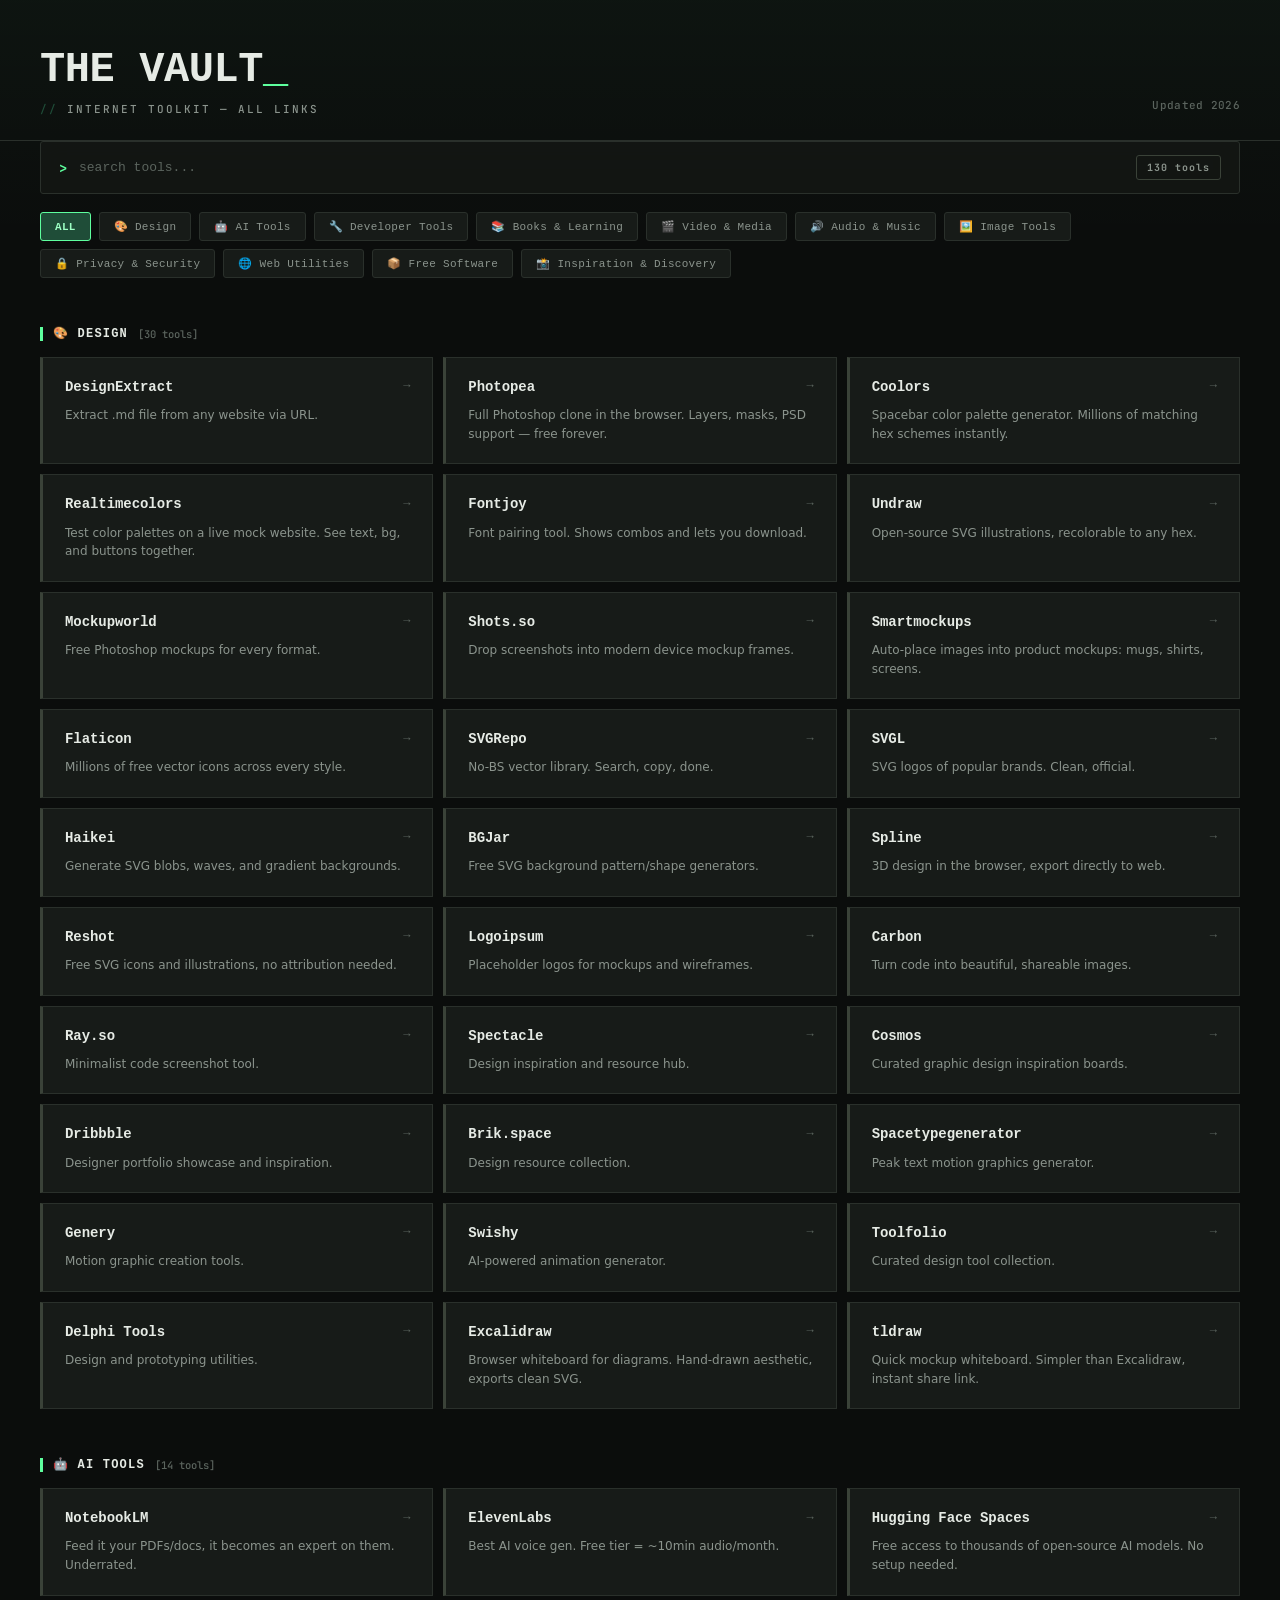
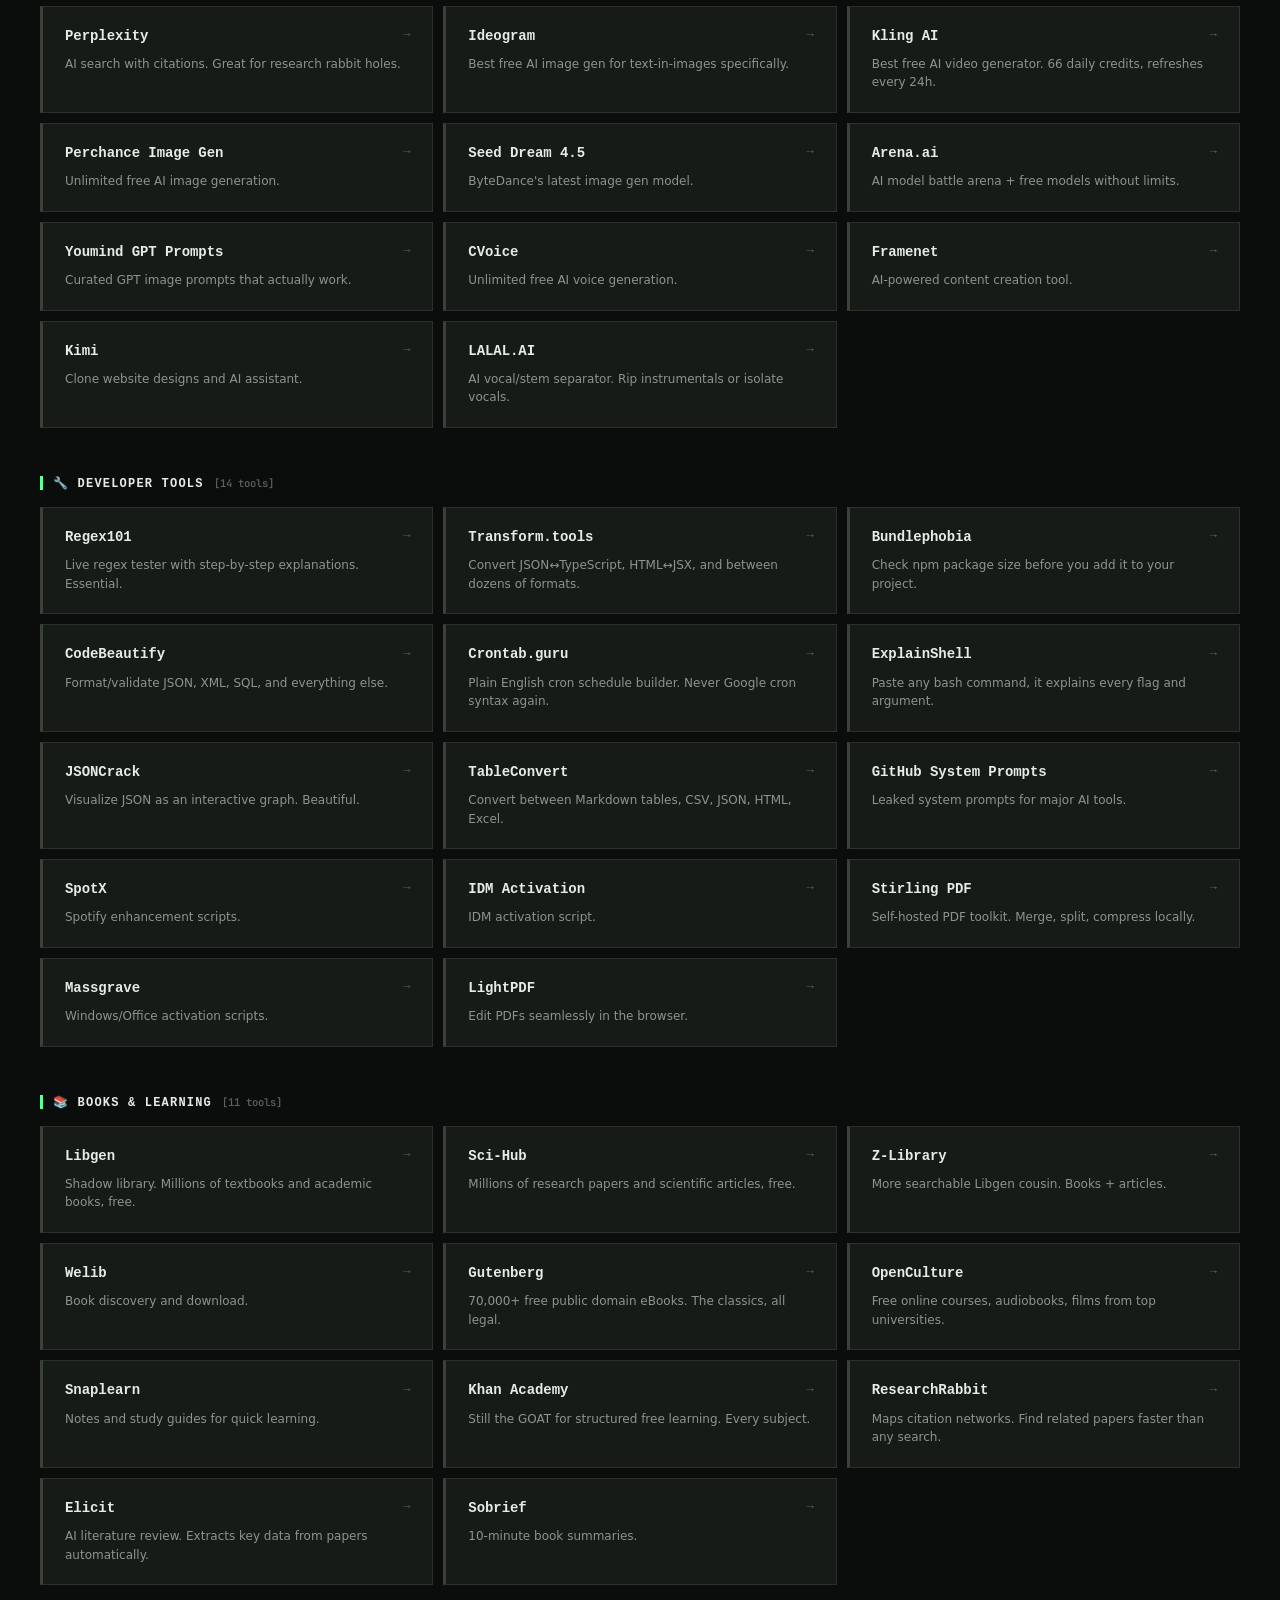
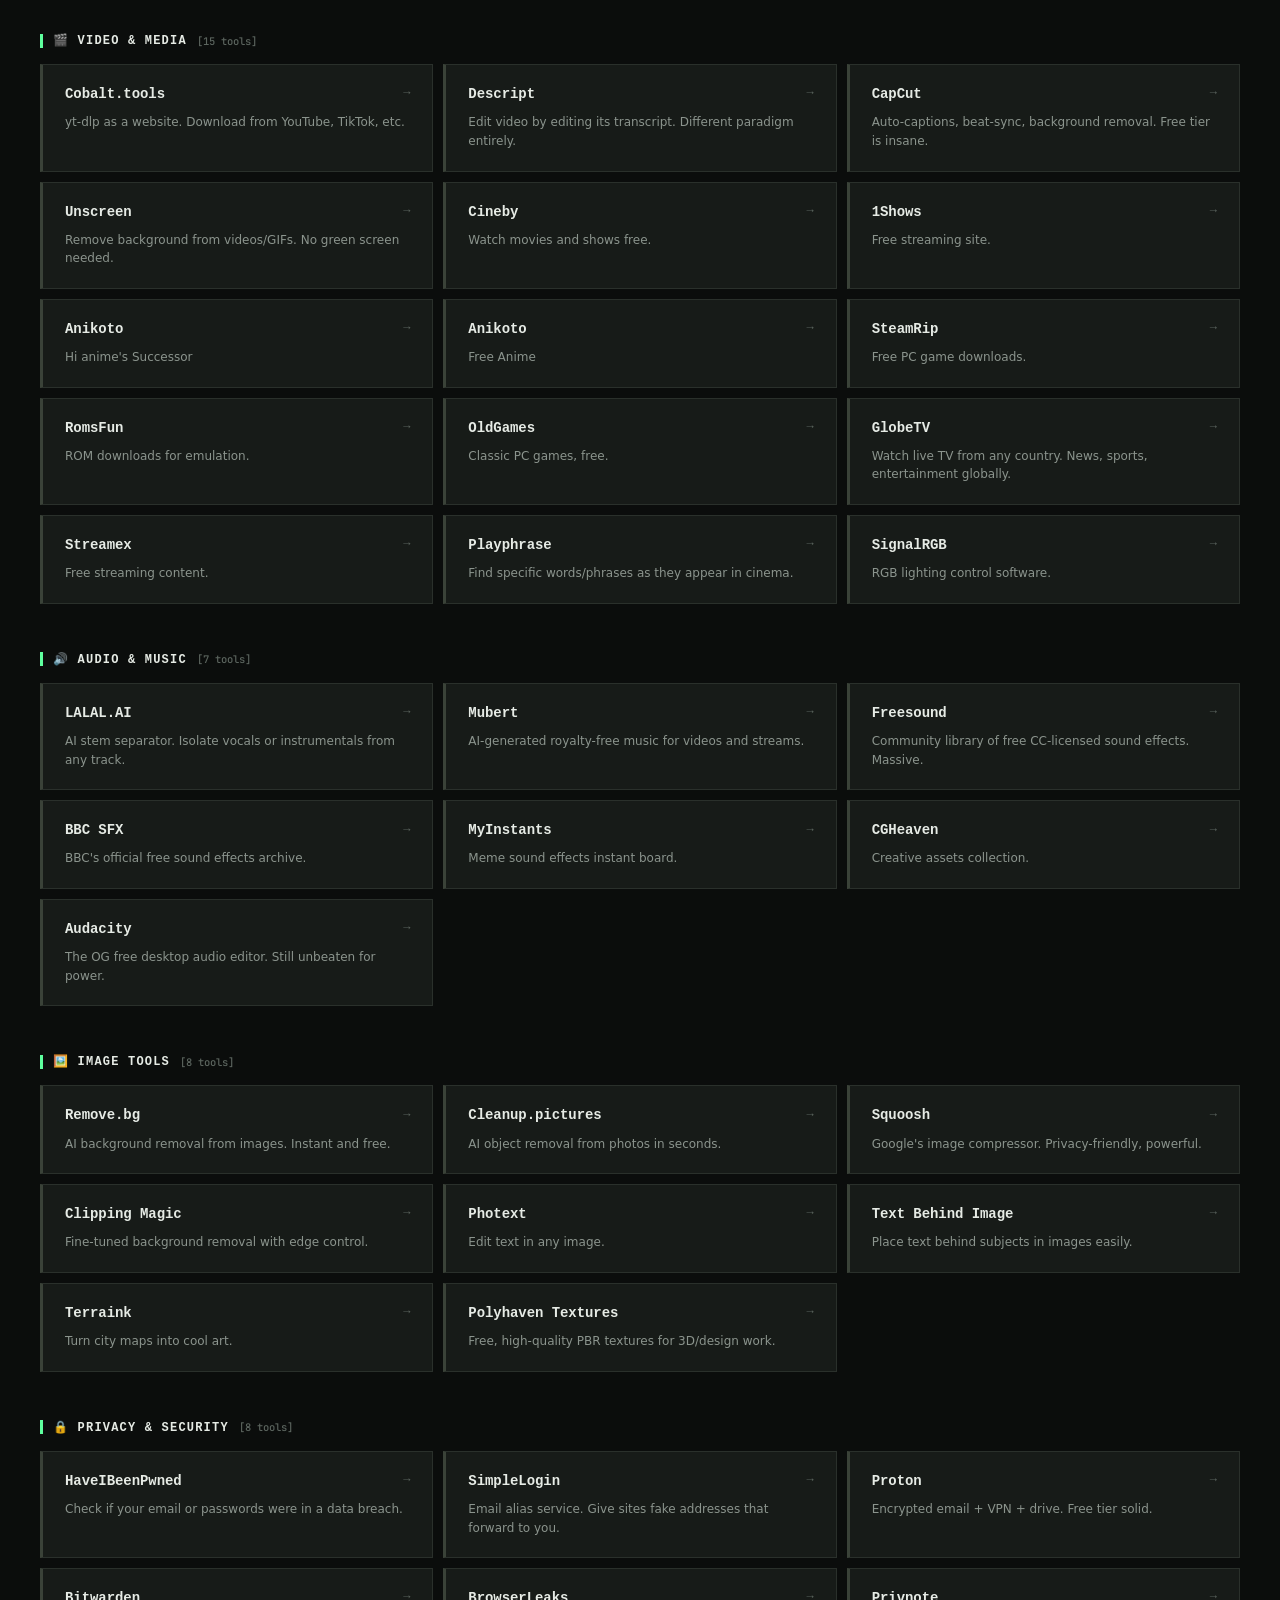
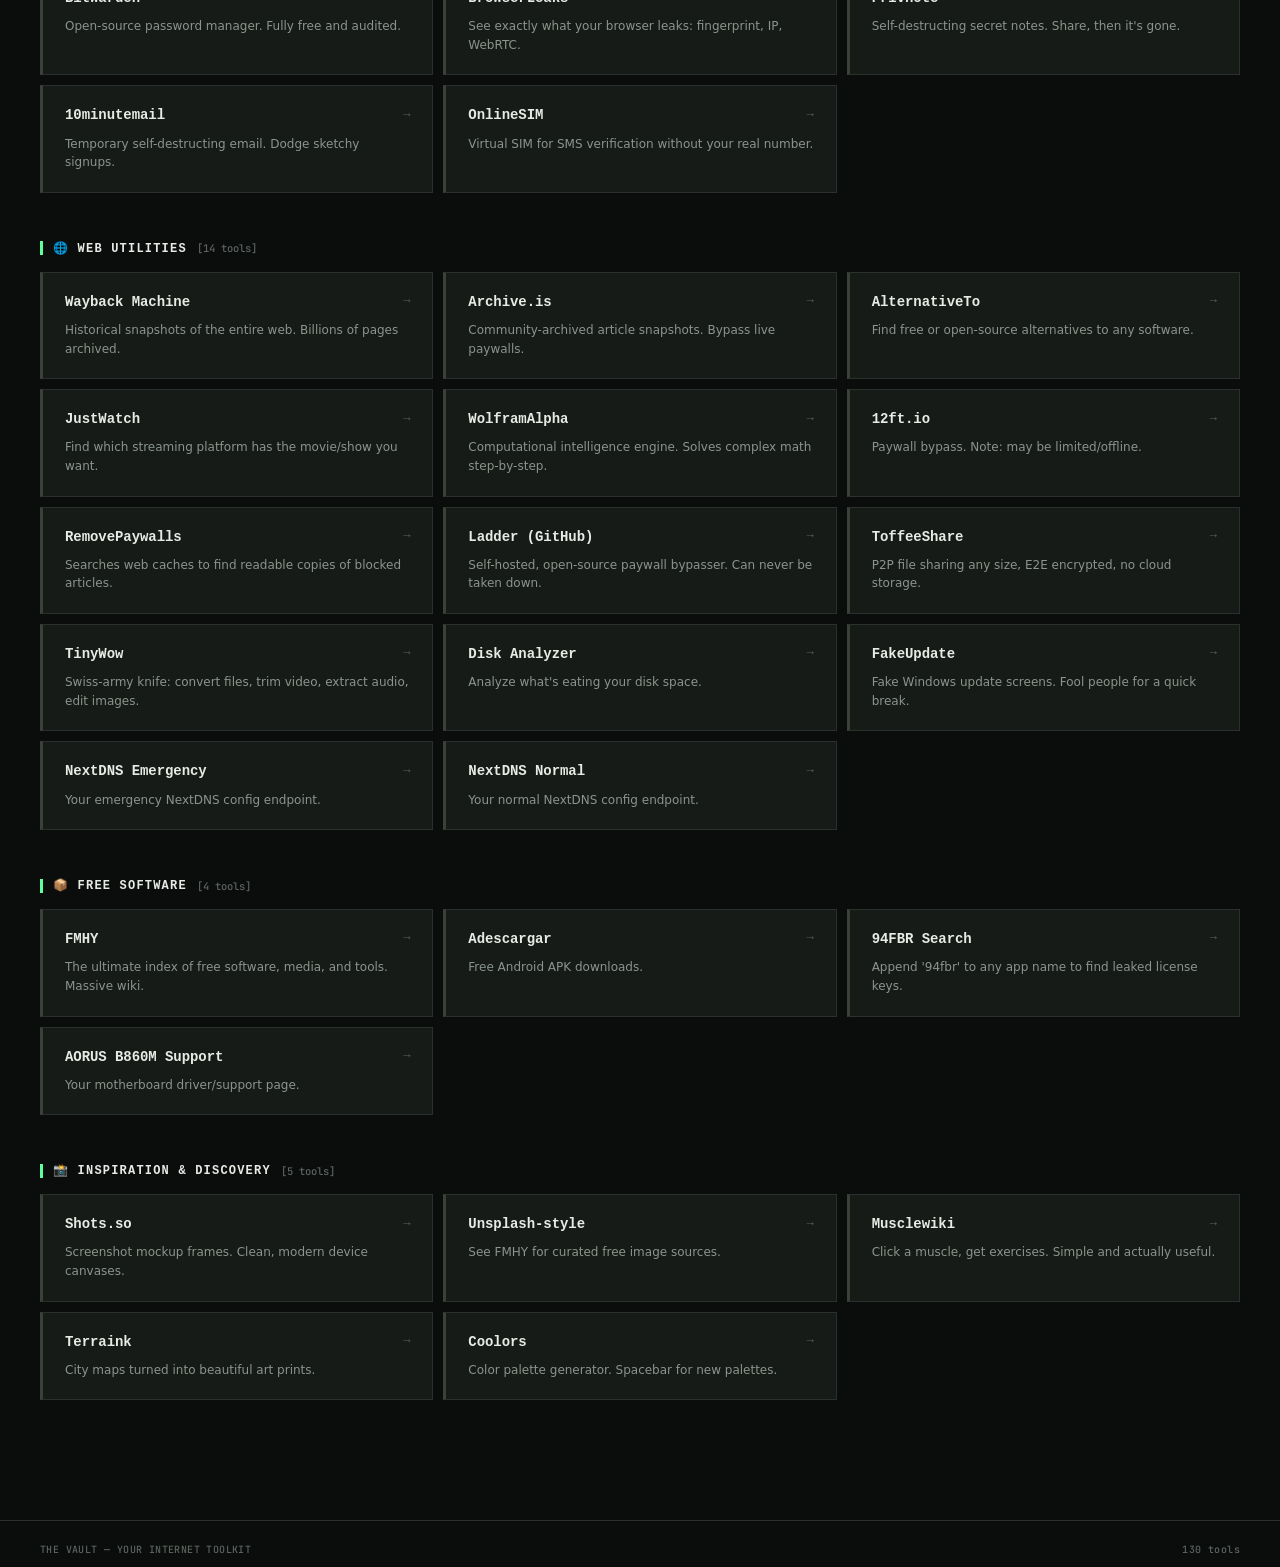
<file: web.html>
<!DOCTYPE html>
<html lang="en">
<head>
<meta charset="UTF-8">
<meta name="viewport" content="width=device-width, initial-scale=1.0">
<title>THE VAULT — Internet Toolkit</title>
<link href="https://fonts.googleapis.com/css2?family=Space+Grotesk:wght@500;700&family=JetBrains+Mono:wght@400;500&display=swap" rel="stylesheet">
<link href="theme.css" rel="stylesheet">
<style>
:root {
  /* THE VAULT — ember shifted toward gold/teal-blue */
  --accent: #ffa552;
  --accent-bright: #ffc281;
  --accent2: #5ca6db;
  --accent2-bright: #8ac3ec;
  --glow-rgb: 255, 165, 82;
}
</style>
</head>
<body>

<header>
  <div>
    <div class="logo-word">THE VAULT</div>
    <div class="logo-sub">Internet toolkit — all links</div>
  </div>
  <div class="header-meta">Updated 2026</div>
</header>

<div class="search-wrap">
  <span class="search-icon"></span>
  <input type="text" id="search" placeholder="search tools..." autocomplete="off" spellcheck="false">
  <span class="pill-count" id="count"></span>
</div>

<div class="filter-bar" id="filters"></div>

<main id="main"></main>

<footer>
  <span>THE VAULT — YOUR INTERNET TOOLKIT</span>
  <span id="total-count">— tools</span>
</footer>

<script>
const data = [
  {
    category: "🎨 Design",
    items: [
      { name: "DesignExtract", url: "https://www.design-extractor.com/", desc: "Extract .md file from any website via URL." },
      { name: "Photopea", url: "https://photopea.com", desc: "Full Photoshop clone in the browser. Layers, masks, PSD support — free forever." },
      { name: "Coolors", url: "https://coolors.co", desc: "Spacebar color palette generator. Millions of matching hex schemes instantly." },
      { name: "Realtimecolors", url: "https://realtimecolors.com", desc: "Test color palettes on a live mock website. See text, bg, and buttons together." },
      { name: "Fontjoy", url: "https://fontjoy.com", desc: "Font pairing tool. Shows combos and lets you download." },
      { name: "Undraw", url: "https://undraw.co", desc: "Open-source SVG illustrations, recolorable to any hex." },
      { name: "Mockupworld", url: "https://mockupworld.com", desc: "Free Photoshop mockups for every format." },
      { name: "Shots.so", url: "https://shots.so", desc: "Drop screenshots into modern device mockup frames." },
      { name: "Smartmockups", url: "https://smartmockups.com", desc: "Auto-place images into product mockups: mugs, shirts, screens." },
      { name: "Flaticon", url: "https://flaticon.com", desc: "Millions of free vector icons across every style." },
      { name: "SVGRepo", url: "https://svgrepo.com", desc: "No-BS vector library. Search, copy, done." },
      { name: "SVGL", url: "https://svgl.app", desc: "SVG logos of popular brands. Clean, official." },
      { name: "Haikei", url: "https://haikei.app", desc: "Generate SVG blobs, waves, and gradient backgrounds.", tag: "new" },
      { name: "BGJar", url: "https://bgjar.com", desc: "Free SVG background pattern/shape generators." },
      { name: "Spline", url: "https://spline.design", desc: "3D design in the browser, export directly to web.", tag: "fire" },
      { name: "Reshot", url: "https://www.reshot.com", desc: "Free SVG icons and illustrations, no attribution needed." },
      { name: "Logoipsum", url: "https://logoipsum.com", desc: "Placeholder logos for mockups and wireframes." },
      { name: "Carbon", url: "https://carbon.now.sh", desc: "Turn code into beautiful, shareable images." },
      { name: "Ray.so", url: "https://ray.so", desc: "Minimalist code screenshot tool." },
      { name: "Spectacle", url: "https://spectacle.is", desc: "Design inspiration and resource hub." },
      { name: "Cosmos", url: "https://www.cosmos.so/explore/graphic-design", desc: "Curated graphic design inspiration boards." },
      { name: "Dribbble", url: "https://dribbble.com", desc: "Designer portfolio showcase and inspiration." },
      { name: "Brik.space", url: "https://brik.space", desc: "Design resource collection." },
      { name: "Spacetypegenerator", url: "https://spacetypegenerator.com", desc: "Peak text motion graphics generator." },
      { name: "Genery", url: "https://genery.io", desc: "Motion graphic creation tools." },
      { name: "Swishy", url: "https://www.swishy.ai", desc: "AI-powered animation generator." },
      { name: "Toolfolio", url: "https://toolfolio.io", desc: "Curated design tool collection." },
      { name: "Delphi Tools", url: "https://delphi.tools", desc: "Design and prototyping utilities." },
      { name: "Excalidraw", url: "https://excalidraw.com", desc: "Browser whiteboard for diagrams. Hand-drawn aesthetic, exports clean SVG.", tag: "fire" },
      { name: "tldraw", url: "https://tldraw.com", desc: "Quick mockup whiteboard. Simpler than Excalidraw, instant share link." },
    ]
  },
  {
    category: "🤖 AI Tools",
    items: [
      { name: "NotebookLM", url: "https://notebooklm.google.com", desc: "Feed it your PDFs/docs, it becomes an expert on them. Underrated.", tag: "fire" },
      { name: "ElevenLabs", url: "https://elevenlabs.io", desc: "Best AI voice gen. Free tier = ~10min audio/month." },
      { name: "Hugging Face Spaces", url: "https://huggingface.co/spaces", desc: "Free access to thousands of open-source AI models. No setup needed.", tag: "free" },
      { name: "Perplexity", url: "https://perplexity.ai", desc: "AI search with citations. Great for research rabbit holes." },
      { name: "Ideogram", url: "https://ideogram.ai", desc: "Best free AI image gen for text-in-images specifically.", tag: "fire" },
      { name: "Kling AI", url: "https://kling.ai", desc: "Best free AI video generator. 66 daily credits, refreshes every 24h.", tag: "new" },
      { name: "Perchance Image Gen", url: "https://perchance.org/image-generator-professional", desc: "Unlimited free AI image generation." },
      { name: "Seed Dream 4.5", url: "https://seed.bytedance.com/en/seedream4_5", desc: "ByteDance's latest image gen model." },
      { name: "Arena.ai", url: "https://arena.ai", desc: "AI model battle arena + free models without limits.", tag: "fire" },
      { name: "Youmind GPT Prompts", url: "https://youmind.com/gpt-image-2-prompts", desc: "Curated GPT image prompts that actually work." },
      { name: "CVoice", url: "https://cvoice.ai/ai-voice", desc: "Unlimited free AI voice generation." },
      { name: "Framenet", url: "http://framenet.ai", desc: "AI-powered content creation tool." },
      { name: "Kimi", url: "https://kimi.com", desc: "Clone website designs and AI assistant." },
      { name: "LALAL.AI", url: "https://lalal.ai", desc: "AI vocal/stem separator. Rip instrumentals or isolate vocals.", tag: "fire" },
    ]
  },
  {
    category: "🔧 Developer Tools",
    items: [
      { name: "Regex101", url: "https://regex101.com", desc: "Live regex tester with step-by-step explanations. Essential.", tag: "fire" },
      { name: "Transform.tools", url: "https://transform.tools", desc: "Convert JSON↔TypeScript, HTML↔JSX, and between dozens of formats." },
      { name: "Bundlephobia", url: "https://bundlephobia.com", desc: "Check npm package size before you add it to your project." },
      { name: "CodeBeautify", url: "https://codebeautify.org", desc: "Format/validate JSON, XML, SQL, and everything else." },
      { name: "Crontab.guru", url: "https://crontab.guru", desc: "Plain English cron schedule builder. Never Google cron syntax again." },
      { name: "ExplainShell", url: "https://explainshell.com", desc: "Paste any bash command, it explains every flag and argument." },
      { name: "JSONCrack", url: "https://jsoncrack.com", desc: "Visualize JSON as an interactive graph. Beautiful.", tag: "new" },
      { name: "TableConvert", url: "https://tableconvert.com", desc: "Convert between Markdown tables, CSV, JSON, HTML, Excel." },
      { name: "GitHub System Prompts", url: "https://github.com/x1xhlol/system-prompts-and-models-of-ai-tools", desc: "Leaked system prompts for major AI tools." },
      { name: "SpotX", url: "https://github.com/orgs/SpotX-Official/repositories", desc: "Spotify enhancement scripts." },
      { name: "IDM Activation", url: "https://github.com/lstprjct/IDM-Activation-Script", desc: "IDM activation script." },
      { name: "Stirling PDF", url: "https://github.com/Stirling-Tools/Stirling-PDF", desc: "Self-hosted PDF toolkit. Merge, split, compress locally.", tag: "free" },
      { name: "Massgrave", url: "https://massgrave.dev", desc: "Windows/Office activation scripts." },
      { name: "LightPDF", url: "https://lightpdf.com/edit-pdf", desc: "Edit PDFs seamlessly in the browser." },
    ]
  },
  {
    category: "📚 Books & Learning",
    items: [
      { name: "Libgen", url: "https://libgen.is", desc: "Shadow library. Millions of textbooks and academic books, free." },
      { name: "Sci-Hub", url: "https://sci-hub.se", desc: "Millions of research papers and scientific articles, free." },
      { name: "Z-Library", url: "https://z-lib.gs", desc: "More searchable Libgen cousin. Books + articles.", tag: "fire" },
      { name: "Welib", url: "https://welib.st", desc: "Book discovery and download." },
      { name: "Gutenberg", url: "https://gutenberg.org", desc: "70,000+ free public domain eBooks. The classics, all legal." },
      { name: "OpenCulture", url: "https://openculture.com", desc: "Free online courses, audiobooks, films from top universities." },
      { name: "Snaplearn", url: "https://snaplearn.tech", desc: "Notes and study guides for quick learning." },
      { name: "Khan Academy", url: "https://khanacademy.org", desc: "Still the GOAT for structured free learning. Every subject.", tag: "free" },
      { name: "ResearchRabbit", url: "https://researchrabbit.ai", desc: "Maps citation networks. Find related papers faster than any search.", tag: "new" },
      { name: "Elicit", url: "https://elicit.com", desc: "AI literature review. Extracts key data from papers automatically." },
      { name: "Sobrief", url: "https://sobrief.com", desc: "10-minute book summaries." },
    ]
  },
  {
    category: "🎬 Video & Media",
    items: [
      { name: "Cobalt.tools", url: "https://cobalt.tools", desc: "yt-dlp as a website. Download from YouTube, TikTok, etc.", tag: "fire" },
      { name: "Descript", url: "https://descript.com", desc: "Edit video by editing its transcript. Different paradigm entirely." },
      { name: "CapCut", url: "https://capcut.com", desc: "Auto-captions, beat-sync, background removal. Free tier is insane." },
      { name: "Unscreen", url: "https://unscreen.com", desc: "Remove background from videos/GIFs. No green screen needed." },
      { name: "Cineby", url: "https://cineby.sc", desc: "Watch movies and shows free." },
      { name: "1Shows", url: "https://1shows.nl", desc: "Free streaming site." },
      { name: "Anikoto", url: "https://anikototv.to", desc: " Hi anime's Successor" },
      { name: "Anikoto", url: "https://miruro.com", desc: "Free Anime " },
      { name: "SteamRip", url: "https://steamrip.com", desc: "Free PC game downloads." },
      { name: "RomsFun", url: "https://romsfun.com", desc: "ROM downloads for emulation." },
      { name: "OldGames", url: "https://oldgamesdownload.com", desc: "Classic PC games, free." },
      { name: "GlobeTV", url: "https://globetv.app", desc: "Watch live TV from any country. News, sports, entertainment globally." },
      { name: "Streamex", url: "https://www.streamex.net", desc: "Free streaming content." },
      { name: "Playphrase", url: "https://www.playphrase.me", desc: "Find specific words/phrases as they appear in cinema." },
      { name: "SignalRGB", url: "https://signalrgb.com/download-thanks/", desc: "RGB lighting control software." },
    ]
  },
  {
    category: "🔊 Audio & Music",
    items: [
      { name: "LALAL.AI", url: "https://lalal.ai", desc: "AI stem separator. Isolate vocals or instrumentals from any track.", tag: "fire" },
      { name: "Mubert", url: "https://mubert.com", desc: "AI-generated royalty-free music for videos and streams." },
      { name: "Freesound", url: "https://freesound.org", desc: "Community library of free CC-licensed sound effects. Massive.", tag: "free" },
      { name: "BBC SFX", url: "https://sound-effects.bbcrewind.co.uk", desc: "BBC's official free sound effects archive." },
      { name: "MyInstants", url: "https://www.myinstants.com", desc: "Meme sound effects instant board." },
      { name: "CGHeaven", url: "https://cgheven.com", desc: "Creative assets collection." },
      { name: "Audacity", url: "https://audacityteam.org", desc: "The OG free desktop audio editor. Still unbeaten for power." },
    ]
  },
  {
    category: "🖼️ Image Tools",
    items: [
      { name: "Remove.bg", url: "https://remove.bg", desc: "AI background removal from images. Instant and free." },
      { name: "Cleanup.pictures", url: "https://cleanup.pictures", desc: "AI object removal from photos in seconds." },
      { name: "Squoosh", url: "https://squoosh.app", desc: "Google's image compressor. Privacy-friendly, powerful." },
      { name: "Clipping Magic", url: "https://clippingmagic.com", desc: "Fine-tuned background removal with edge control." },
      { name: "Photext", url: "https://photext.shop", desc: "Edit text in any image." },
      { name: "Text Behind Image", url: "https://textbehindimage.com", desc: "Place text behind subjects in images easily." },
      { name: "Terraink", url: "https://terraink.app", desc: "Turn city maps into cool art." },
      { name: "Polyhaven Textures", url: "https://polyhaven.com/textures", desc: "Free, high-quality PBR textures for 3D/design work." },
    ]
  },
  {
    category: "🔒 Privacy & Security",
    items: [
      { name: "HaveIBeenPwned", url: "https://haveibeenpwned.com", desc: "Check if your email or passwords were in a data breach." },
      { name: "SimpleLogin", url: "https://simplelogin.io", desc: "Email alias service. Give sites fake addresses that forward to you.", tag: "fire" },
      { name: "Proton", url: "https://proton.me", desc: "Encrypted email + VPN + drive. Free tier solid." },
      { name: "Bitwarden", url: "https://bitwarden.com", desc: "Open-source password manager. Fully free and audited.", tag: "free" },
      { name: "BrowserLeaks", url: "https://browserleaks.com", desc: "See exactly what your browser leaks: fingerprint, IP, WebRTC." },
      { name: "Privnote", url: "https://privnote.com", desc: "Self-destructing secret notes. Share, then it's gone." },
      { name: "10minutemail", url: "https://10minutemail.com", desc: "Temporary self-destructing email. Dodge sketchy signups." },
      { name: "OnlineSIM", url: "https://onlinesim.io", desc: "Virtual SIM for SMS verification without your real number." },
    ]
  },
  {
    category: "🌐 Web Utilities",
    items: [
      { name: "Wayback Machine", url: "https://archive.org", desc: "Historical snapshots of the entire web. Billions of pages archived." },
      { name: "Archive.is", url: "https://archive.is", desc: "Community-archived article snapshots. Bypass live paywalls." },
      { name: "AlternativeTo", url: "https://alternativeto.net", desc: "Find free or open-source alternatives to any software." },
      { name: "JustWatch", url: "https://justwatch.com", desc: "Find which streaming platform has the movie/show you want." },
      { name: "WolframAlpha", url: "https://wolframalpha.com", desc: "Computational intelligence engine. Solves complex math step-by-step." },
      { name: "12ft.io", url: "https://12ft.io", desc: "Paywall bypass. Note: may be limited/offline." },
      { name: "RemovePaywalls", url: "https://removepaywalls.com", desc: "Searches web caches to find readable copies of blocked articles." },
      { name: "Ladder (GitHub)", url: "https://github.com/everywall/ladder", desc: "Self-hosted, open-source paywall bypasser. Can never be taken down." },
      { name: "ToffeeShare", url: "https://toffeeshare.com", desc: "P2P file sharing any size, E2E encrypted, no cloud storage." },
      { name: "TinyWow", url: "https://tinywow.com", desc: "Swiss-army knife: convert files, trim video, extract audio, edit images." },
      { name: "Disk Analyzer", url: "https://diskanalyzer.com/download", desc: "Analyze what's eating your disk space." },
      { name: "FakeUpdate", url: "https://fakeupdate.net", desc: "Fake Windows update screens. Fool people for a quick break." },
      { name: "NextDNS Emergency", url: "https://42beca.dns.nextdns.io", desc: "Your emergency NextDNS config endpoint." },
      { name: "NextDNS Normal", url: "https://c6fe4c.dns.nextdns.io", desc: "Your normal NextDNS config endpoint." },
    ]
  },
  {
    category: "📦 Free Software",
    items: [
      { name: "FMHY", url: "https://fmhy.net", desc: "The ultimate index of free software, media, and tools. Massive wiki." , tag: "fire" },
      { name: "Adescargar", url: "https://adescargar.net", desc: "Free Android APK downloads." },
      { name: "94FBR Search", url: "https://www.google.com/search?q=94fbr", desc: "Append '94fbr' to any app name to find leaked license keys." },
      { name: "AORUS B860M Support", url: "https://www.aorus.com/motherboards/b860m-k/Support", desc: "Your motherboard driver/support page." },
    ]
  },
  {
    category: "📸 Inspiration & Discovery",
    items: [
      { name: "Shots.so", url: "https://shots.so", desc: "Screenshot mockup frames. Clean, modern device canvases." },
      { name: "Unsplash-style", url: "https://fmhy.net", desc: "See FMHY for curated free image sources." },
      { name: "Musclewiki", url: "https://musclewiki.com", desc: "Click a muscle, get exercises. Simple and actually useful." },
      { name: "Terraink", url: "https://terraink.app", desc: "City maps turned into beautiful art prints." },
      { name: "Coolors", url: "https://coolors.co", desc: "Color palette generator. Spacebar for new palettes." },
    ]
  },
];

let allCards = [];

function buildUI() {
  const main = document.getElementById('main');
  const filtersDiv = document.getElementById('filters');
  let totalCount = 0;

  const allBtn = document.createElement('button');
  allBtn.className = 'fbtn active';
  allBtn.textContent = 'ALL';
  allBtn.dataset.filter = 'all';
  filtersDiv.appendChild(allBtn);

  data.forEach(section => {
    const btn = document.createElement('button');
    btn.className = 'fbtn';
    btn.textContent = section.category;
    btn.dataset.filter = section.category;
    filtersDiv.appendChild(btn);

    const sec = document.createElement('div');
    sec.className = 'section';
    sec.dataset.category = section.category;

    const hdr = document.createElement('div');
    hdr.className = 'section-header';
    hdr.innerHTML = `<span class="section-title">${section.category}</span><span class="section-count">${section.items.length} tools</span>`;
    sec.appendChild(hdr);

    const grid = document.createElement('div');
    grid.className = 'grid';

    section.items.forEach(item => {
      const card = document.createElement('a');
      card.className = 'card';
      card.href = item.url.startsWith('http') ? item.url : 'https://' + item.url;
      card.target = '_blank';
      card.rel = 'noopener noreferrer';
      card.dataset.name = item.name.toLowerCase();
      card.dataset.desc = item.desc.toLowerCase();
      card.dataset.category = section.category;

      card.innerHTML = `
        <div class="card-name">${item.name} <span class="arrow">→</span></div>
        <div class="card-desc">${item.desc}</div>
      `;

      grid.appendChild(card);
      allCards.push(card);
      totalCount++;
    });

    sec.appendChild(grid);
    main.appendChild(sec);
  });

  document.getElementById('total-count').textContent = `${totalCount} tools`;
  updateCount();
}

function updateCount() {
  const visible = allCards.filter(c => !c.classList.contains('hidden')).length;
  document.getElementById('count').textContent = visible + ' tools';
}

function filterByCategory(cat) {
  document.querySelectorAll('.fbtn').forEach(b => {
    b.classList.toggle('active', b.dataset.filter === cat);
  });

  document.querySelectorAll('.section').forEach(sec => {
    if (cat === 'all' || sec.dataset.category === cat) {
      sec.classList.remove('hidden');
    } else {
      sec.classList.add('hidden');
    }
  });

  const q = document.getElementById('search').value.trim().toLowerCase();
  if (q) doSearch(q);
  else {
    allCards.forEach(c => {
      const secHidden = c.closest('.section').classList.contains('hidden');
      c.classList.toggle('hidden', secHidden);
    });
    updateCount();
  }
}

function matchesQuery(name, q) {
  return name.includes(q);
}

function doSearch(q) {
  const activeBtn = document.querySelector('.fbtn.active');
  const catOn = activeBtn ? activeBtn.dataset.filter : 'all';
  document.querySelectorAll('.section').forEach(sec => {
    const catHidden = catOn !== 'all' && sec.dataset.category !== catOn;
    let anyMatch = false;
    sec.querySelectorAll('.card').forEach(card => {
      const match = !catHidden && matchesQuery(card.dataset.name, q);
      card.classList.toggle('hidden', !match);
      if (match) anyMatch = true;
    });
    sec.classList.toggle('hidden', catHidden || !anyMatch);
  });
  updateCount();
}

document.getElementById('search').addEventListener('input', e => {
  const q = e.target.value.trim().toLowerCase();
  if (!q) {
    allCards.forEach(card => {
      const secHidden = card.closest('.section').classList.contains('hidden');
      card.classList.toggle('hidden', secHidden);
    });
    updateCount();
    return;
  }
  doSearch(q);
});

document.getElementById('filters').addEventListener('click', e => {
  const btn = e.target.closest('.fbtn');
  if (!btn) return;
  filterByCategory(btn.dataset.filter);
});

buildUI();
</script>
</body>
</html>
</file>
<file: theme.css>
/* ============================================
   RESTRICTED — control-panel design system
   shared across apps.html / tools.html / web.html

   Concept: this isn't a marketing site, it's a
   console. Every page is a panel of entries with
   a state (stable / experimental / locked). Color
   carries meaning (status), not decoration.

   Each page sets --mode-label / --mode-glyph if
   it wants a different corner readout, or
   overrides tokens below in its own <style>.
   ============================================ */

:root {
  /* ground */
  --bg-a: #0b0d0c;
  --bg-b: #141715;
  --surface: #171b18;
  --surface-hover: #1d2320;
  --border: #2a302b;
  --border-hover: #3a4238;

  --ink: #e6ebe5;
  --muted: #8b948d;
  --muted-2: #5b645e;

  /* signal — one live color, used like an LED, not a gradient */
  --signal: #5eff9e;
  --signal-bright: #9dffc4;
  --signal-dim: #1f4d38;
  --on-signal: #05130c;
  --glow-rgb: 94, 255, 158;

  /* status vocabulary — true states, not extra flavor accents */
  --ok: #5eff9e;
  --ok-dim: #1f4d38;
  --warn: #e8b34d;
  --warn-dim: #4a3a1a;
  --err: #ff6b6b;
  --err-dim: #4a1f1f;

  /* legacy alias so old markup (accent/accent2) doesn't break */
  --accent: var(--signal);
  --accent-bright: var(--signal-bright);
  --accent2: var(--warn);
  --accent2-bright: #f2c876;
  --on-accent: var(--on-signal);
}

* { margin:0; padding:0; box-sizing:border-box; -webkit-tap-highlight-color:transparent; }

@media (prefers-reduced-motion: reduce) {
  *, *::before, *::after { animation-duration: 0.01ms !important; transition-duration: 0.01ms !important; }
}

body {
  background:
    linear-gradient(180deg, rgba(94,255,158,0.03) 0%, transparent 240px),
    var(--bg-a);
  background-attachment: fixed;
  color: var(--ink);
  font-family: 'IBM Plex Mono', 'Berkeley Mono', 'JetBrains Mono', ui-monospace, monospace;
  min-height: 100vh;
  font-size: 14px;
}

::selection { background: var(--signal-dim); color: var(--signal-bright); }

::-webkit-scrollbar { width: 8px; }
::-webkit-scrollbar-track { background: var(--bg-a); }
::-webkit-scrollbar-thumb { background: var(--border-hover); border-radius: 0; }

a { color: inherit; }

:focus-visible {
  outline: 2px solid var(--signal);
  outline-offset: 2px;
}

/* ===== CORNER READOUT — signature element =====
   fixed system-status line, bottom-left. quiet,
   persistent, reinforces "you are in a console." */
.sys-readout {
  position: fixed;
  left: 16px;
  bottom: 14px;
  z-index: 200;
  font-size: 10px;
  letter-spacing: 0.5px;
  color: var(--muted-2);
  display: flex;
  align-items: center;
  gap: 8px;
  pointer-events: none;
  user-select: none;
}

.sys-readout .led {
  width: 6px; height: 6px;
  border-radius: 50%;
  background: var(--signal);
  box-shadow: 0 0 6px var(--signal);
  animation: pulse 2.4s ease-in-out infinite;
  flex-shrink: 0;
}

@keyframes pulse {
  0%, 100% { opacity: 1; }
  50% { opacity: 0.35; }
}

@media (max-width: 700px) {
  .sys-readout { display: none; }
}

/* ===== HEADER / HERO ===== */
header, .hero {
  padding: 48px 40px 24px;
  display: flex;
  align-items: flex-end;
  justify-content: space-between;
  flex-wrap: wrap;
  gap: 16px;
  border-bottom: 1px solid var(--border);
}

.hero {
  flex-direction: column;
  align-items: flex-start;
  text-align: left;
  padding: 56px 40px 32px;
  border-bottom: 1px solid var(--border);
}

/* type: monospace display, set in caps with wide tracking —
   the "brand type moment" is restraint + spacing, not a
   gradient clip. numbers stay tabular. */
.logo-word, .hero-title {
  font-family: 'IBM Plex Mono', 'Berkeley Mono', monospace;
  font-weight: 700;
  font-size: clamp(28px, 4.6vw, 42px);
  letter-spacing: -0.01em;
  line-height: 1.05;
  color: var(--ink);
  text-transform: uppercase;
}

.logo-word::after, .hero-title::after {
  content: '_';
  color: var(--signal);
  animation: blink 1.1s step-end infinite;
}

@keyframes blink {
  0%, 49% { opacity: 1; }
  50%, 100% { opacity: 0; }
}

.logo-sub, .hero-eyebrow {
  margin-top: 10px;
  font-size: 11px;
  color: var(--muted);
  letter-spacing: 2px;
  text-transform: uppercase;
  font-weight: 500;
}

.logo-sub::before, .hero-eyebrow::before {
  content: '// ';
  color: var(--signal-dim);
}

.hero-eyebrow { margin-top: 0; margin-bottom: 14px; }

.header-meta {
  font-size: 11px;
  color: var(--muted-2);
  letter-spacing: 0.3px;
  text-align: right;
  line-height: 1.9;
  font-weight: 500;
}

.header-meta b { color: var(--signal); font-weight: 700; }

.disclaimer-pill {
  display: inline-flex;
  align-items: center;
  gap: 8px;
  background: var(--surface);
  border: 1px solid var(--border);
  border-radius: 3px;
  padding: 7px 14px;
  font-size: 11px;
  font-weight: 500;
  color: var(--muted);
  letter-spacing: 0.3px;
  margin-top: 16px;
}

.disclaimer-pill .dot {
  width: 6px; height: 6px;
  border-radius: 50%;
  background: var(--warn);
  box-shadow: 0 0 6px var(--warn);
  flex-shrink: 0;
}

/* ===== SEARCH — terminal readout, not a search pill ===== */
.search-wrap, .sticky-nav {
  position: sticky;
  top: 0;
  z-index: 100;
}

.search-wrap {
  margin: 0 40px 0;
  background: rgba(20, 23, 21, 0.85);
  backdrop-filter: blur(10px);
  -webkit-backdrop-filter: blur(10px);
  border: 1px solid var(--border);
  border-radius: 3px;
  padding: 13px 18px;
  display: flex;
  align-items: center;
  gap: 12px;
}

.search-wrap:focus-within {
  border-color: var(--signal-dim);
}

.sticky-nav {
  background: rgba(11, 13, 12, 0.92);
  backdrop-filter: blur(10px);
  -webkit-backdrop-filter: blur(10px);
  border-bottom: 1px solid var(--border);
  padding: 14px 40px;
  display: flex;
  align-items: center;
  gap: 14px;
  flex-wrap: wrap;
}

.sticky-nav .search-wrap {
  margin: 0;
  flex-shrink: 0;
  width: 420px;
  background: transparent;
  border: none;
  box-shadow: none;
  padding: 0;
}

.search-wrap input {
  flex: 1;
  min-width: 0;
  background: transparent;
  border: none;
  outline: none;
  font-family: 'IBM Plex Mono', monospace;
  font-size: 13px;
  color: var(--ink);
}

.search-wrap input::placeholder { color: var(--muted-2); }

/* prompt glyph replaces the magnifier — this is a command line */
.search-icon {
  color: var(--signal);
  font-size: 14px;
  font-weight: 700;
}
.search-icon::before { content: '>'; }

.pill-count, .count-badge {
  background: transparent;
  border: 1px solid var(--border-hover);
  color: var(--muted);
  font-size: 10px;
  font-weight: 700;
  letter-spacing: 1px;
  padding: 5px 10px;
  border-radius: 3px;
  white-space: nowrap;
  flex-shrink: 0;
  font-variant-numeric: tabular-nums;
}

/* ===== FILTERS ===== */
.filter-bar, .filter-scroll {
  padding: 18px 40px 16px;
  display: flex;
  gap: 8px;
  flex-wrap: wrap;
}

.sticky-nav .filter-scroll {
  padding: 0;
  flex: 1;
  flex-wrap: nowrap;
  overflow-x: auto;
  scrollbar-width: none;
}
.sticky-nav .filter-scroll::-webkit-scrollbar { display: none; }

.fbtn, .filter-btn {
  padding: 7px 14px;
  border: 1px solid var(--border);
  background: var(--surface);
  color: var(--muted);
  font-family: 'IBM Plex Mono', monospace;
  font-size: 11px;
  font-weight: 500;
  letter-spacing: 0.3px;
  cursor: pointer;
  border-radius: 3px;
  white-space: nowrap;
  flex-shrink: 0;
  transition: border-color 0.15s ease, color 0.15s ease, background 0.15s ease;
}
.fbtn:hover, .filter-btn:hover {
  border-color: var(--border-hover);
  color: var(--ink);
}
.fbtn.on, .fbtn.active, .filter-btn.active {
  border-color: var(--signal);
  background: var(--signal-dim);
  color: var(--signal-bright);
  font-weight: 700;
}

/* ===== MAIN ===== */
main {
  padding: 32px 40px 72px;
  max-width: 1600px;
}

/* ===== SECTION ===== */
.sec, .section { margin-bottom: 48px; }
.sec.gone, .section.hidden { display: none; }

.sec-hdr, .section-header {
  display: flex;
  align-items: center;
  gap: 10px;
  margin-bottom: 16px;
}

/* was a glowing dot — now a status-bracket, echoing the
   card's state-rail language instead of pure ornament */
.sec-hdr::before, .section-header::before {
  content: '';
  width: 3px; height: 14px;
  background: var(--signal);
  flex-shrink: 0;
}

.sec-title, .section-title, .section-label {
  font-family: 'IBM Plex Mono', monospace;
  font-size: 12px;
  font-weight: 700;
  letter-spacing: 0.1em;
  color: var(--ink);
  text-transform: uppercase;
  white-space: nowrap;
}

.sec-line, .section-rule {
  display: block;
  flex: 1;
  height: 1px;
  background: var(--border);
}

.sec-n, .section-n, .section-count {
  font-size: 10.5px;
  color: var(--muted-2);
  font-weight: 500;
  white-space: nowrap;
  font-variant-numeric: tabular-nums;
}

.sec-n::before, .section-n::before, .section-count::before { content: '['; }
.sec-n::after, .section-n::after, .section-count::after { content: ']'; }

/* ===== GRID ===== */
.grid {
  display: grid;
  grid-template-columns: repeat(auto-fill, minmax(300px, 1fr));
  gap: 10px;
}

/* ===== CARD =====
   sharp corners, hairline seams (grid gap IS the border,
   like a panel of switches) + a left status-rail encoding
   real state: stable / experimental / locked. this is the
   direct replacement for the old glowing-dot decoration. */
.card {
  background: var(--surface);
  border: 1px solid var(--border);
  border-left: 3px solid var(--border-hover);
  border-radius: 0;
  padding: 20px 22px;
  text-decoration: none;
  color: inherit;
  display: flex;
  flex-direction: column;
  gap: 10px;
  transition: border-color 0.15s ease, background 0.15s ease;
  position: relative;
}

.card:hover {
  border-left-color: var(--signal);
  background: var(--surface-hover);
}

.card:active { background: var(--bg-a); }
.card.gone, .card.hidden { display: none; }

/* status modifiers — apply on the card itself when a page
   wants to mark experimental/deprecated/locked entries */
.card.is-warn { border-left-color: var(--warn); }
.card.is-warn:hover { border-left-color: var(--warn); }
.card.is-err, .card.is-locked { border-left-color: var(--err); }
.card.is-err:hover, .card.is-locked:hover { border-left-color: var(--err); }

.card-row { display: flex; align-items: flex-start; justify-content: space-between; gap: 8px; }

.card-name {
  font-family: 'IBM Plex Mono', monospace;
  font-size: 14px;
  font-weight: 700;
  color: var(--ink);
  letter-spacing: -0.005em;
  position: relative;
  display: flex;
  align-items: center;
  gap: 8px;
  line-height: 1.3;
}

.card-name::before { content: none; }

.card-desc {
  font-size: 12px;
  font-family: 'Inter', 'IBM Plex Sans', system-ui, sans-serif;
  color: var(--muted);
  line-height: 1.55;
  position: relative;
}

.arrow {
  font-size: 12px;
  color: var(--muted-2);
  flex-shrink: 0;
  margin-left: auto;
  transition: color 0.15s ease, transform 0.15s ease;
  font-family: monospace;
}

.card:hover .arrow {
  color: var(--signal);
  transform: translateX(2px);
}

/* status tag — reads as a real state label, not warm flavor */
.card-tag {
  display: inline-flex;
  align-items: center;
  gap: 5px;
  align-self: flex-start;
  font-size: 9px;
  font-weight: 700;
  letter-spacing: 0.6px;
  text-transform: uppercase;
  padding: 3px 8px;
  border-radius: 2px;
  border: 1px solid var(--border);
  color: var(--muted);
  position: relative;
}

.card-tag::before {
  content: '';
  width: 5px; height: 5px;
  border-radius: 50%;
  flex-shrink: 0;
  background: currentColor;
}

.tag-lofix { color: var(--warn); border-color: var(--warn-dim); }
.tag-free  { color: var(--signal); border-color: var(--signal-dim); }
.tag-mine  { color: var(--err); border-color: var(--err-dim); }
.tag-keyflame { color: #ff6ec7; border-color: #7a2a56; }

/* ===== FOOTER ===== */
footer {
  padding: 22px 40px;
  border-top: 1px solid var(--border);
  font-size: 10px;
  color: var(--muted-2);
  font-weight: 500;
  letter-spacing: 0.4px;
  display: flex;
  justify-content: space-between;
}

/* ===== RESPONSIVE =====
   this is the part that has to be flawless: console
   metaphor degrades to single-column stacked panel,
   never smaller than comfortable tap targets. */
@media (max-width: 900px) {
  .grid { grid-template-columns: repeat(auto-fill, minmax(260px, 1fr)); }
}

@media (max-width: 700px) {
  header, .hero { padding: 32px 20px 20px; }
  .hero { padding: 40px 20px 28px; }
  .search-wrap { margin: 0 20px; padding: 12px 16px; }
  .sticky-nav { padding: 10px 20px; gap: 10px; }
  .sticky-nav .search-wrap { width: 100%; order: 2; }
  .sticky-nav .filter-scroll { order: 1; width: 100%; }
  .filter-bar, main, footer { padding-left: 20px; padding-right: 20px; }
  .grid { grid-template-columns: 1fr; }
  .header-meta { text-align: left; }
  footer { flex-direction: column; gap: 6px; }
}

@media (max-width: 420px) {
  body { font-size: 13px; }
  .logo-word, .hero-title { font-size: clamp(24px, 8vw, 30px); }
  .card { padding: 16px 18px; }
}

/* print / fallback: never let the console gimmick break content */
@media (prefers-contrast: more) {
  :root {
    --border: #55605a;
    --muted: #b9c2bc;
  }
}
</file>
